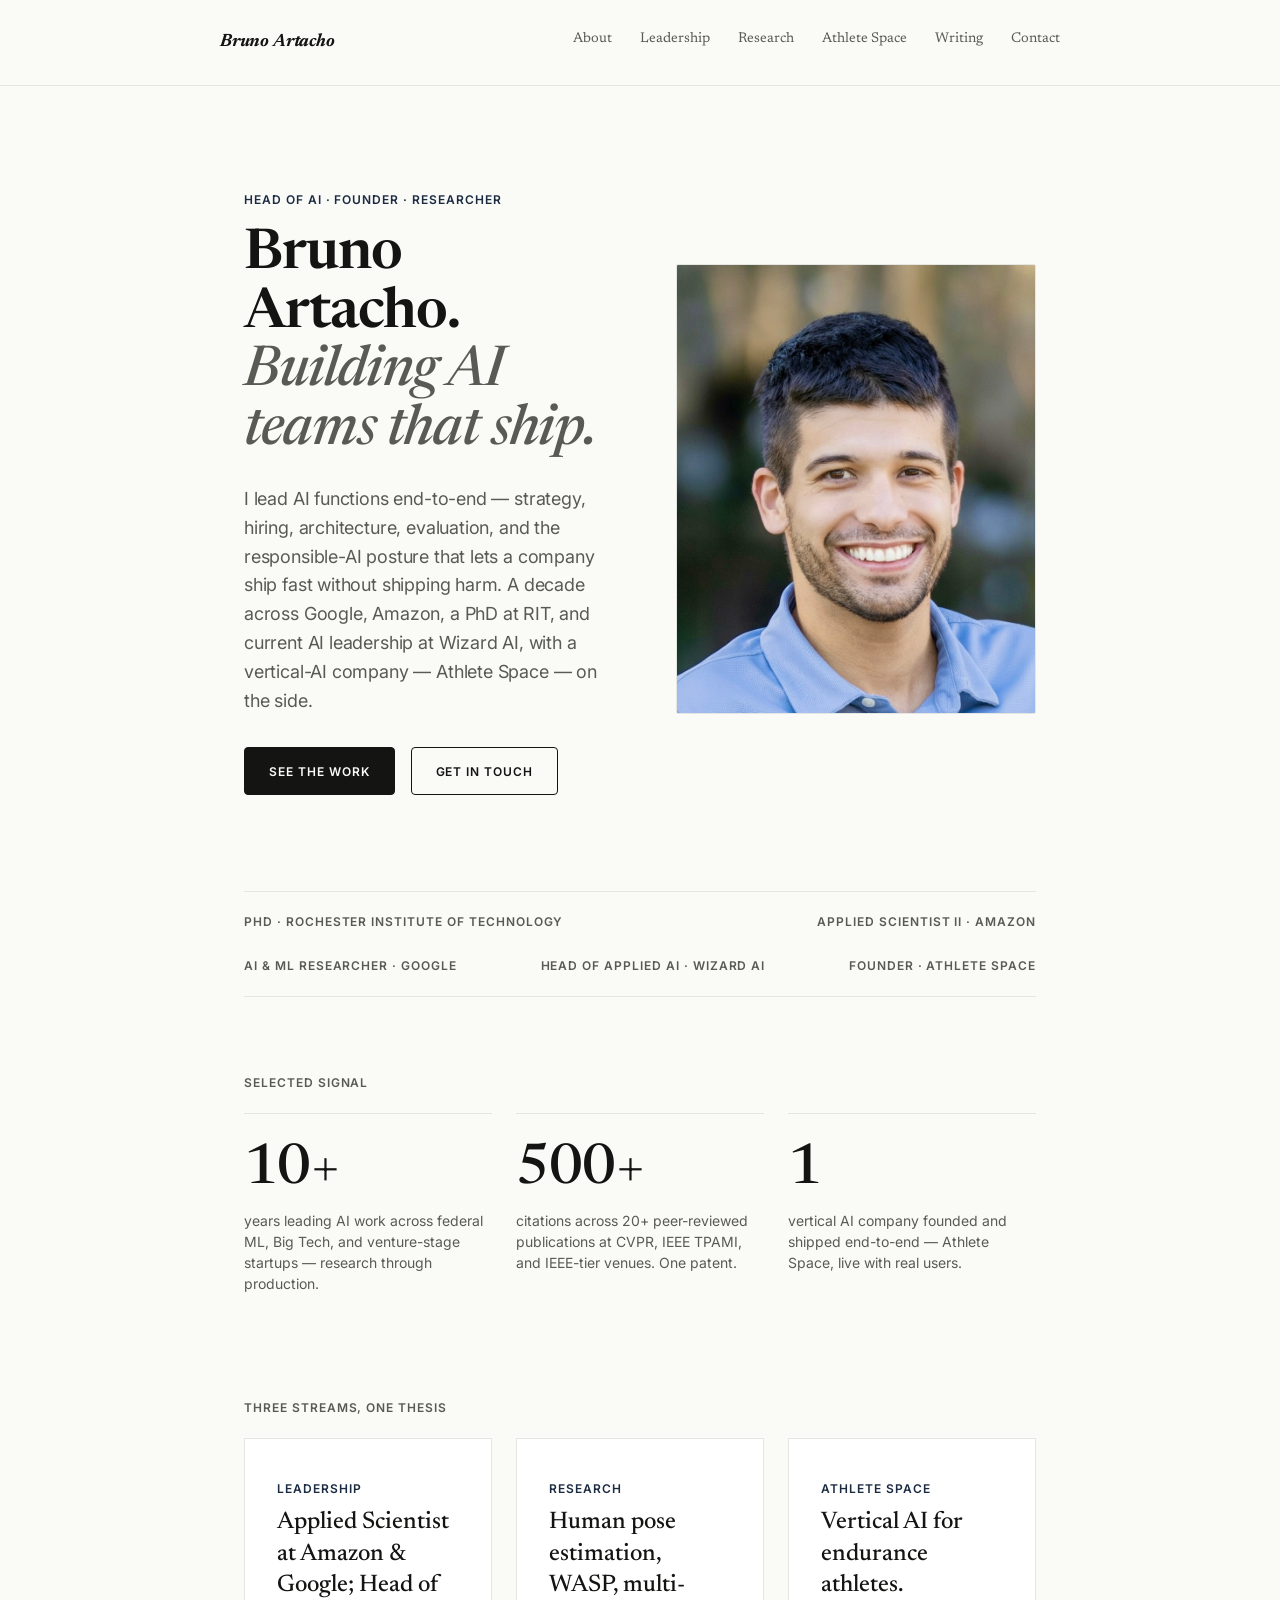
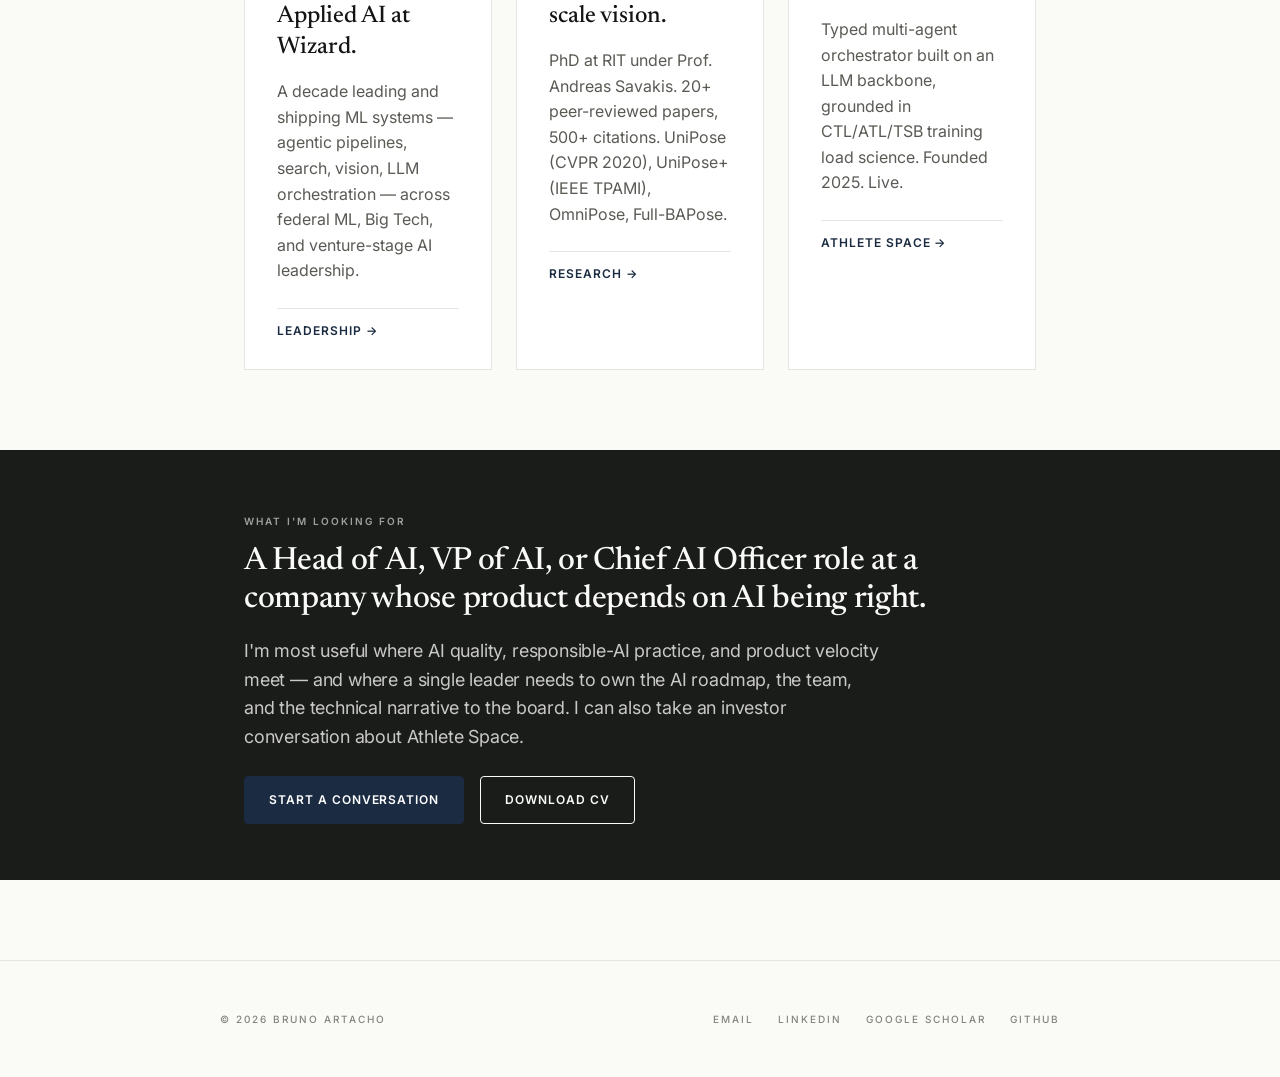
<file: index.html>
<!DOCTYPE html>
<html lang="en">
<head>
  <meta charset="UTF-8">
  <meta name="viewport" content="width=device-width, initial-scale=1">
  <title>Bruno Artacho — Head of AI · Founder · Researcher</title>
  <meta name="description" content="Bruno Artacho — AI leader and computer-vision researcher (PhD, RIT). Applied Scientist at Amazon and Google, Head of Applied AI & Principal Scientist at Wizard AI, founder of Athlete Space. I build and lead AI teams that ship agentic systems in production. Open to Head of AI, VP of AI, and Chief AI Officer roles.">
  <meta property="og:title" content="Bruno Artacho — Head of AI · Founder · Researcher">
  <meta property="og:description" content="AI leader and researcher — Amazon, Google, Wizard AI, founder of Athlete Space. I build and lead AI teams that ship agentic systems in production.">
  <meta property="og:type" content="website">
  <meta property="og:url" content="https://brunoartacho.com/">
  <link rel="canonical" href="https://brunoartacho.com/">
  <link rel="preconnect" href="https://fonts.googleapis.com">
  <link rel="preconnect" href="https://fonts.gstatic.com" crossorigin>
  <link rel="stylesheet" href="https://fonts.googleapis.com/css2?family=Inter:wght@400;500;600&family=Newsreader:ital,opsz,wght@0,6..72,400;0,6..72,500;0,6..72,600;1,6..72,500&family=Material+Symbols+Outlined:opsz,wght,FILL,GRAD@24,400,0,0&display=swap">
  <link rel="stylesheet" href="/assets/css/site.css">
  <link rel="icon" type="image/svg+xml" href="/favicon.svg">
  <link rel="alternate icon" type="image/x-icon" href="/favicon.ico">
  <link rel="apple-touch-icon" href="/apple-touch-icon.png">
</head>
<body>

  <!-- NAV -->
  <header class="nav">
    <div class="container nav-inner">
      <a class="nav-brand" href="/">Bruno Artacho</a>
      <nav class="nav-links" aria-label="Primary">
        <a href="/about.html">About</a>
        <a href="/leadership.html">Leadership</a>
        <a href="/research.html">Research</a>
        <a href="/athletespace.html">Athlete Space</a>
        <a href="/writing.html">Writing</a>
        <a href="/contact.html">Contact</a>
      </nav>
      <button class="nav-toggle" aria-label="Menu" aria-expanded="false">
        <span class="material-symbols-outlined">menu</span>
      </button>
    </div>
  </header>

  <main class="container">

    <!-- HERO -->
    <section class="home-hero">
      <div>
        <p class="label-caps home-hero__eyebrow">Head of AI · Founder · Researcher</p>
        <h1 class="headline-xl home-hero__headline">
          Bruno Artacho.
          <br>
          <em>Building AI teams that ship.</em>
        </h1>
        <p class="body-lg home-hero__sub">
          I lead AI functions end-to-end — strategy, hiring, architecture, evaluation, and the responsible-AI posture that lets a company ship fast without shipping harm. A decade across Google, Amazon, a PhD at RIT, and current AI leadership at Wizard AI, with a vertical-AI company — Athlete Space — on the side.
        </p>
        <div class="flex gap-16 mt-32 flex-wrap">
          <a class="btn btn--primary" href="/leadership.html">See the work</a>
          <a class="btn btn--ghost" href="/contact.html">Get in touch</a>
        </div>
      </div>
      <div>
        <img class="portrait" src="/assets/img/portrait.jpg" onerror="this.onerror=null;this.src='/assets/img/portrait.svg';" alt="Bruno Artacho portrait" loading="eager">
      </div>
    </section>

    <!-- CREDENTIAL STRIP -->
    <section class="credstrip label-caps">
      <span>PhD · Rochester Institute of Technology</span>
      <span>Applied Scientist II · Amazon</span>
      <span>AI &amp; ML Researcher · Google</span>
      <span>Head of Applied AI · Wizard AI</span>
      <span>Founder · Athlete Space</span>
    </section>

    <!-- METRICS -->
    <section class="section">
      <p class="label-caps muted mb-24">Selected signal</p>
      <div class="metrics">
        <div class="metric">
          <div class="metric__num">10+</div>
          <div class="metric__label">years leading AI work across federal ML, Big Tech, and venture-stage startups — research through production.</div>
        </div>
        <div class="metric">
          <div class="metric__num">500+</div>
          <div class="metric__label">citations across 20+ peer-reviewed publications at CVPR, IEEE TPAMI, and IEEE-tier venues. One patent.</div>
        </div>
        <div class="metric">
          <div class="metric__num">1</div>
          <div class="metric__label">vertical AI company founded and shipped end-to-end — Athlete Space, live with real users.</div>
        </div>
      </div>
    </section>

    <!-- PILLARS -->
    <section class="section">
      <p class="label-caps muted mb-24">Three streams, one thesis</p>
      <div class="grid-3">

        <a class="card" href="/leadership.html">
          <p class="label-caps card__eyebrow">Leadership</p>
          <h3 class="headline-md card__title">Applied Scientist at Amazon &amp; Google; Head of Applied AI at Wizard.</h3>
          <p class="card__body">A decade leading and shipping ML systems — agentic pipelines, search, vision, LLM orchestration — across federal ML, Big Tech, and venture-stage AI leadership.</p>
          <div class="card__footer">
            <span class="label-caps accent">Leadership →</span>
          </div>
        </a>

        <a class="card" href="/research.html">
          <p class="label-caps card__eyebrow">Research</p>
          <h3 class="headline-md card__title">Human pose estimation, WASP, multi-scale vision.</h3>
          <p class="card__body">PhD at RIT under Prof. Andreas Savakis. 20+ peer-reviewed papers, 500+ citations. UniPose (CVPR 2020), UniPose+ (IEEE TPAMI), OmniPose, Full-BAPose.</p>
          <div class="card__footer">
            <span class="label-caps accent">Research →</span>
          </div>
        </a>

        <a class="card" href="/athletespace.html">
          <p class="label-caps card__eyebrow">Athlete Space</p>
          <h3 class="headline-md card__title">Vertical AI for endurance athletes.</h3>
          <p class="card__body">Typed multi-agent orchestrator built on an LLM backbone, grounded in CTL/ATL/TSB training load science. Founded 2025. Live.</p>
          <div class="card__footer">
            <span class="label-caps accent">Athlete Space →</span>
          </div>
        </a>

      </div>
    </section>

  </main>

  <!-- DARK CLOSING BAND -->
  <section class="band-dark">
    <div class="container">
      <p class="label-caps-sm mb-16" style="color: rgba(250,250,247,0.6);">What I'm looking for</p>
      <h2 class="headline-lg mb-16">A Head of AI, VP of AI, or Chief AI Officer role at a company whose product depends on AI being right.</h2>
      <p class="body-lg mb-24" style="max-width: 640px;">
        I'm most useful where AI quality, responsible-AI practice, and product velocity meet — and where a single leader needs to own the AI roadmap, the team, and the technical narrative to the board. I can also take an investor conversation about Athlete Space.
      </p>
      <div class="flex gap-16 flex-wrap">
        <a class="btn btn--accent" href="/contact.html">Start a conversation</a>
        <a class="btn btn--ghost" href="/cv.pdf" style="color: var(--inverse-text); border-color: var(--inverse-text);" download>Download CV</a>
      </div>
    </div>
  </section>

  <!-- FOOTER -->
  <footer class="footer">
    <div class="container footer-inner">
      <p>© 2026 Bruno Artacho</p>
      <div class="footer-links">
        <a href="mailto:artachobruno@gmail.com">Email</a>
        <a href="https://www.linkedin.com/in/artachobruno/" rel="noopener" target="_blank">LinkedIn</a>
        <a href="https://scholar.google.com/citations?user=PGlJ40EAAAAJ" rel="noopener" target="_blank">Google Scholar</a>
        <a href="https://github.com/BrunoArtacho" rel="noopener" target="_blank">GitHub</a>
      </div>
    </div>
  </footer>

  <script src="/assets/js/nav.js" defer></script>
</body>
</html>
</file>
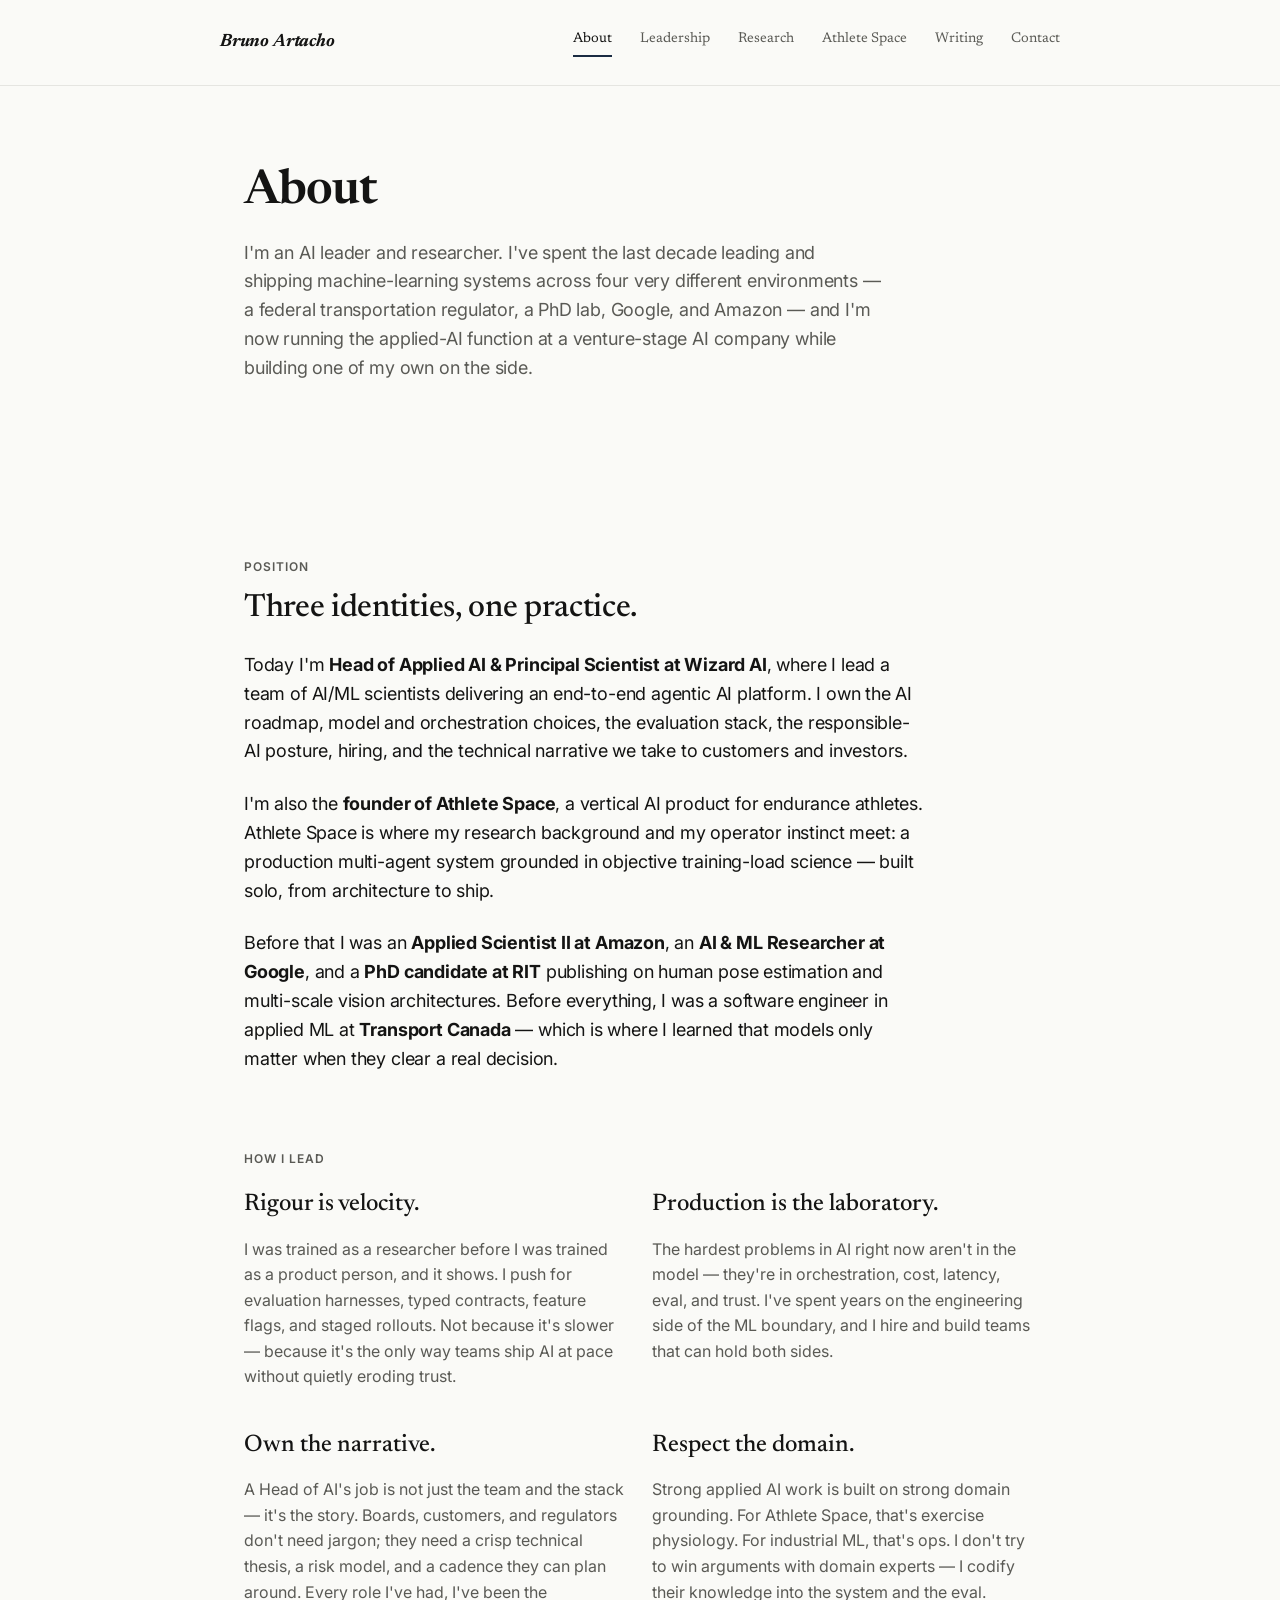
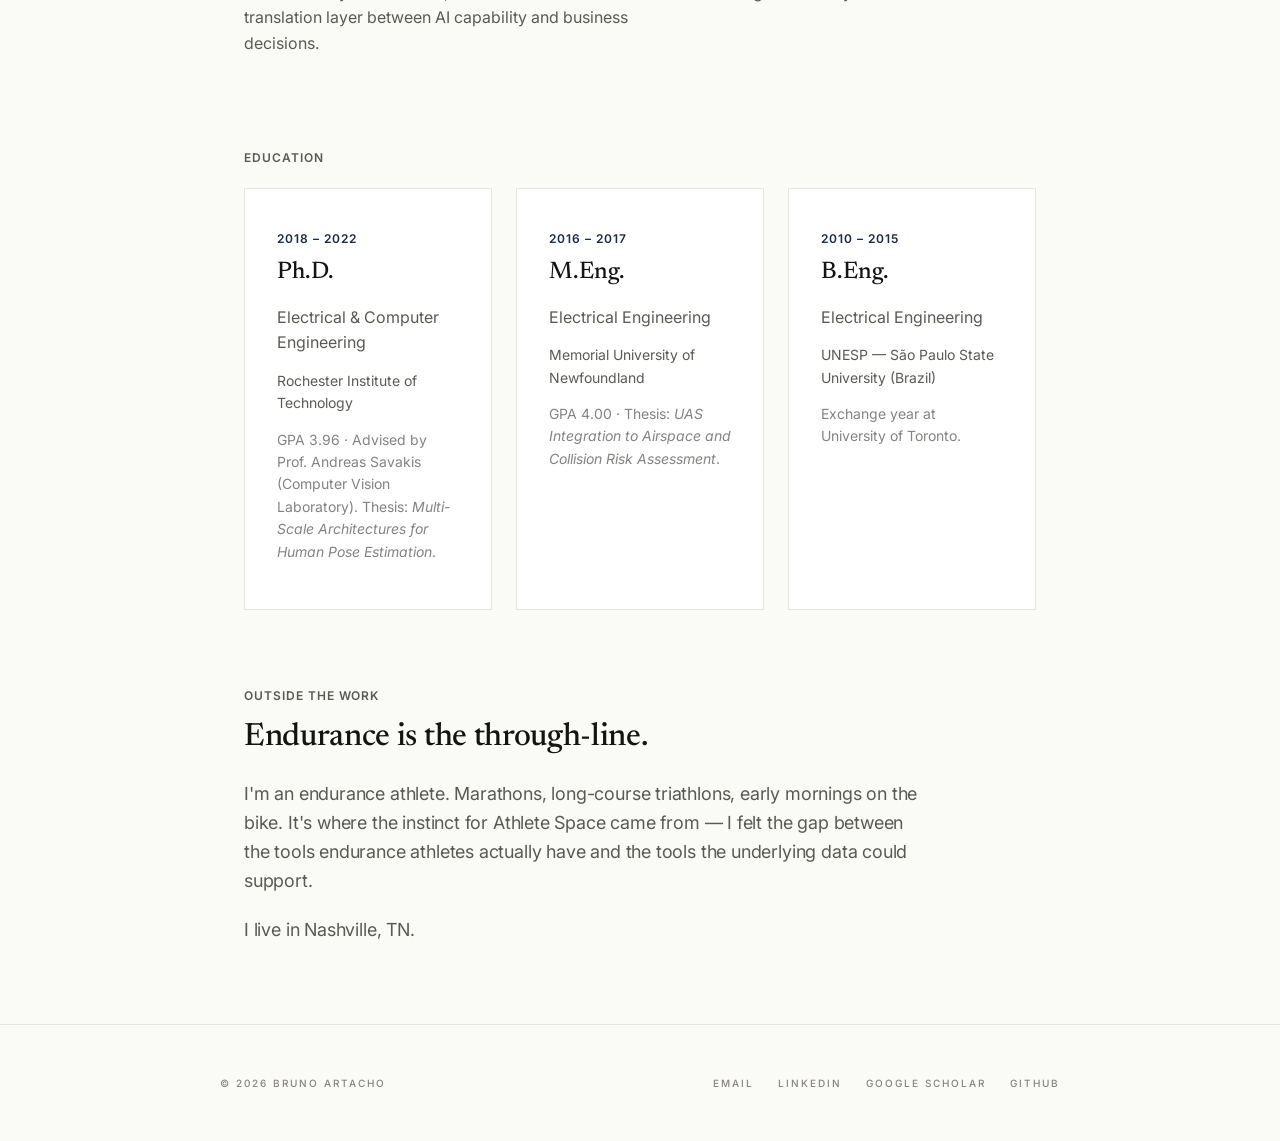
<file: about.html>
<!DOCTYPE html>
<html lang="en">
<head>
  <meta charset="UTF-8">
  <meta name="viewport" content="width=device-width, initial-scale=1">
  <title>About — Bruno Artacho</title>
  <meta name="description" content="Bruno Artacho is an AI leader, founder, and researcher. PhD in Electrical & Computer Engineering from RIT; Applied Scientist at Amazon and Google; Head of Applied AI & Principal Scientist at Wizard AI; founder of Athlete Space. Open to Head of AI, VP of AI, and Chief AI Officer roles.">
  <link rel="canonical" href="https://brunoartacho.com/about.html">
  <link rel="preconnect" href="https://fonts.googleapis.com">
  <link rel="preconnect" href="https://fonts.gstatic.com" crossorigin>
  <link rel="stylesheet" href="https://fonts.googleapis.com/css2?family=Inter:wght@400;500;600&family=Newsreader:ital,opsz,wght@0,6..72,400;0,6..72,500;0,6..72,600;1,6..72,500&family=Material+Symbols+Outlined:opsz,wght,FILL,GRAD@24,400,0,0&display=swap">
  <link rel="stylesheet" href="/assets/css/site.css">
  <link rel="icon" type="image/svg+xml" href="/favicon.svg">
  <link rel="alternate icon" type="image/x-icon" href="/favicon.ico">
  <link rel="apple-touch-icon" href="/apple-touch-icon.png">
</head>
<body>

  <!-- NAV -->
  <header class="nav">
    <div class="container nav-inner">
      <a class="nav-brand" href="/">Bruno Artacho</a>
      <nav class="nav-links" aria-label="Primary">
        <a href="/about.html" class="is-active">About</a>
        <a href="/leadership.html">Leadership</a>
        <a href="/research.html">Research</a>
        <a href="/athletespace.html">Athlete Space</a>
        <a href="/writing.html">Writing</a>
        <a href="/contact.html">Contact</a>
      </nav>
      <button class="nav-toggle" aria-label="Menu" aria-expanded="false">
        <span class="material-symbols-outlined">menu</span>
      </button>
    </div>
  </header>

  <main class="container">

    <!-- HERO -->
    <section class="hero">
      <h1 class="headline-xl mb-20">About</h1>
      <p class="body-lg lede">
        I'm an AI leader and researcher. I've spent the last decade leading and shipping machine-learning systems across four very different environments — a federal transportation regulator, a PhD lab, Google, and Amazon — and I'm now running the applied-AI function at a venture-stage AI company while building one of my own on the side.
      </p>
    </section>

    <!-- NARRATIVE -->
    <section class="section">
      <div style="max-width: 680px;">
        <p class="label-caps muted mb-16">Position</p>
        <h2 class="headline-lg mb-24">Three identities, one practice.</h2>
        <p class="body-lg mb-24">
          Today I'm <strong>Head of Applied AI &amp; Principal Scientist at Wizard AI</strong>, where I lead a team of AI/ML scientists delivering an end-to-end agentic AI platform. I own the AI roadmap, model and orchestration choices, the evaluation stack, the responsible-AI posture, hiring, and the technical narrative we take to customers and investors.
        </p>
        <p class="body-lg mb-24">
          I'm also the <strong>founder of Athlete Space</strong>, a vertical AI product for endurance athletes. Athlete Space is where my research background and my operator instinct meet: a production multi-agent system grounded in objective training-load science — built solo, from architecture to ship.
        </p>
        <p class="body-lg mb-24">
          Before that I was an <strong>Applied Scientist II at Amazon</strong>, an <strong>AI &amp; ML Researcher at Google</strong>, and a <strong>PhD candidate at RIT</strong> publishing on human pose estimation and multi-scale vision architectures. Before everything, I was a software engineer in applied ML at <strong>Transport Canada</strong> — which is where I learned that models only matter when they clear a real decision.
        </p>
      </div>
    </section>

    <!-- PHILOSOPHY -->
    <section class="section">
      <p class="label-caps muted mb-24">How I lead</p>
      <div class="grid-2">

        <div>
          <h3 class="headline-md mb-12">Rigour is velocity.</h3>
          <p class="body-md muted">
            I was trained as a researcher before I was trained as a product person, and it shows. I push for evaluation harnesses, typed contracts, feature flags, and staged rollouts. Not because it's slower — because it's the only way teams ship AI at pace without quietly eroding trust.
          </p>
        </div>

        <div>
          <h3 class="headline-md mb-12">Production is the laboratory.</h3>
          <p class="body-md muted">
            The hardest problems in AI right now aren't in the model — they're in orchestration, cost, latency, eval, and trust. I've spent years on the engineering side of the ML boundary, and I hire and build teams that can hold both sides.
          </p>
        </div>

        <div>
          <h3 class="headline-md mb-12">Own the narrative.</h3>
          <p class="body-md muted">
            A Head of AI's job is not just the team and the stack — it's the story. Boards, customers, and regulators don't need jargon; they need a crisp technical thesis, a risk model, and a cadence they can plan around. Every role I've had, I've been the translation layer between AI capability and business decisions.
          </p>
        </div>

        <div>
          <h3 class="headline-md mb-12">Respect the domain.</h3>
          <p class="body-md muted">
            Strong applied AI work is built on strong domain grounding. For Athlete Space, that's exercise physiology. For industrial ML, that's ops. I don't try to win arguments with domain experts — I codify their knowledge into the system and the eval.
          </p>
        </div>

      </div>
    </section>

    <!-- EDUCATION -->
    <section class="section">
      <p class="label-caps muted mb-24">Education</p>
      <div class="grid-3">

        <div class="card">
          <p class="label-caps card__eyebrow">2018 – 2022</p>
          <h3 class="headline-md card__title">Ph.D.</h3>
          <p class="body-md muted mb-8">Electrical &amp; Computer Engineering</p>
          <p class="body-sm muted">Rochester Institute of Technology</p>
          <p class="body-sm faint mt-12">GPA 3.96 · Advised by Prof. Andreas Savakis (Computer Vision Laboratory). Thesis: <em>Multi-Scale Architectures for Human Pose Estimation</em>.</p>
        </div>

        <div class="card">
          <p class="label-caps card__eyebrow">2016 – 2017</p>
          <h3 class="headline-md card__title">M.Eng.</h3>
          <p class="body-md muted mb-8">Electrical Engineering</p>
          <p class="body-sm muted">Memorial University of Newfoundland</p>
          <p class="body-sm faint mt-12">GPA 4.00 · Thesis: <em>UAS Integration to Airspace and Collision Risk Assessment</em>.</p>
        </div>

        <div class="card">
          <p class="label-caps card__eyebrow">2010 – 2015</p>
          <h3 class="headline-md card__title">B.Eng.</h3>
          <p class="body-md muted mb-8">Electrical Engineering</p>
          <p class="body-sm muted">UNESP — São Paulo State University (Brazil)</p>
          <p class="body-sm faint mt-12">Exchange year at University of Toronto.</p>
        </div>

      </div>
    </section>

    <!-- OUTSIDE WORK -->
    <section class="section">
      <div style="max-width: 680px;">
        <p class="label-caps muted mb-16">Outside the work</p>
        <h2 class="headline-lg mb-24">Endurance is the through-line.</h2>
        <p class="body-lg muted mb-20">
          I'm an endurance athlete. Marathons, long-course triathlons, early mornings on the bike. It's where the instinct for Athlete Space came from — I felt the gap between the tools endurance athletes actually have and the tools the underlying data could support.
        </p>
        <p class="body-lg muted">
          I live in Nashville, TN.
        </p>
      </div>
    </section>

  </main>

  <!-- FOOTER -->
  <footer class="footer">
    <div class="container footer-inner">
      <p>© 2026 Bruno Artacho</p>
      <div class="footer-links">
        <a href="mailto:artachobruno@gmail.com">Email</a>
        <a href="https://www.linkedin.com/in/artachobruno/" rel="noopener" target="_blank">LinkedIn</a>
        <a href="https://scholar.google.com/citations?user=PGlJ40EAAAAJ" rel="noopener" target="_blank">Google Scholar</a>
        <a href="https://github.com/BrunoArtacho" rel="noopener" target="_blank">GitHub</a>
      </div>
    </div>
  </footer>

  <script src="/assets/js/nav.js" defer></script>
</body>
</html>
</file>
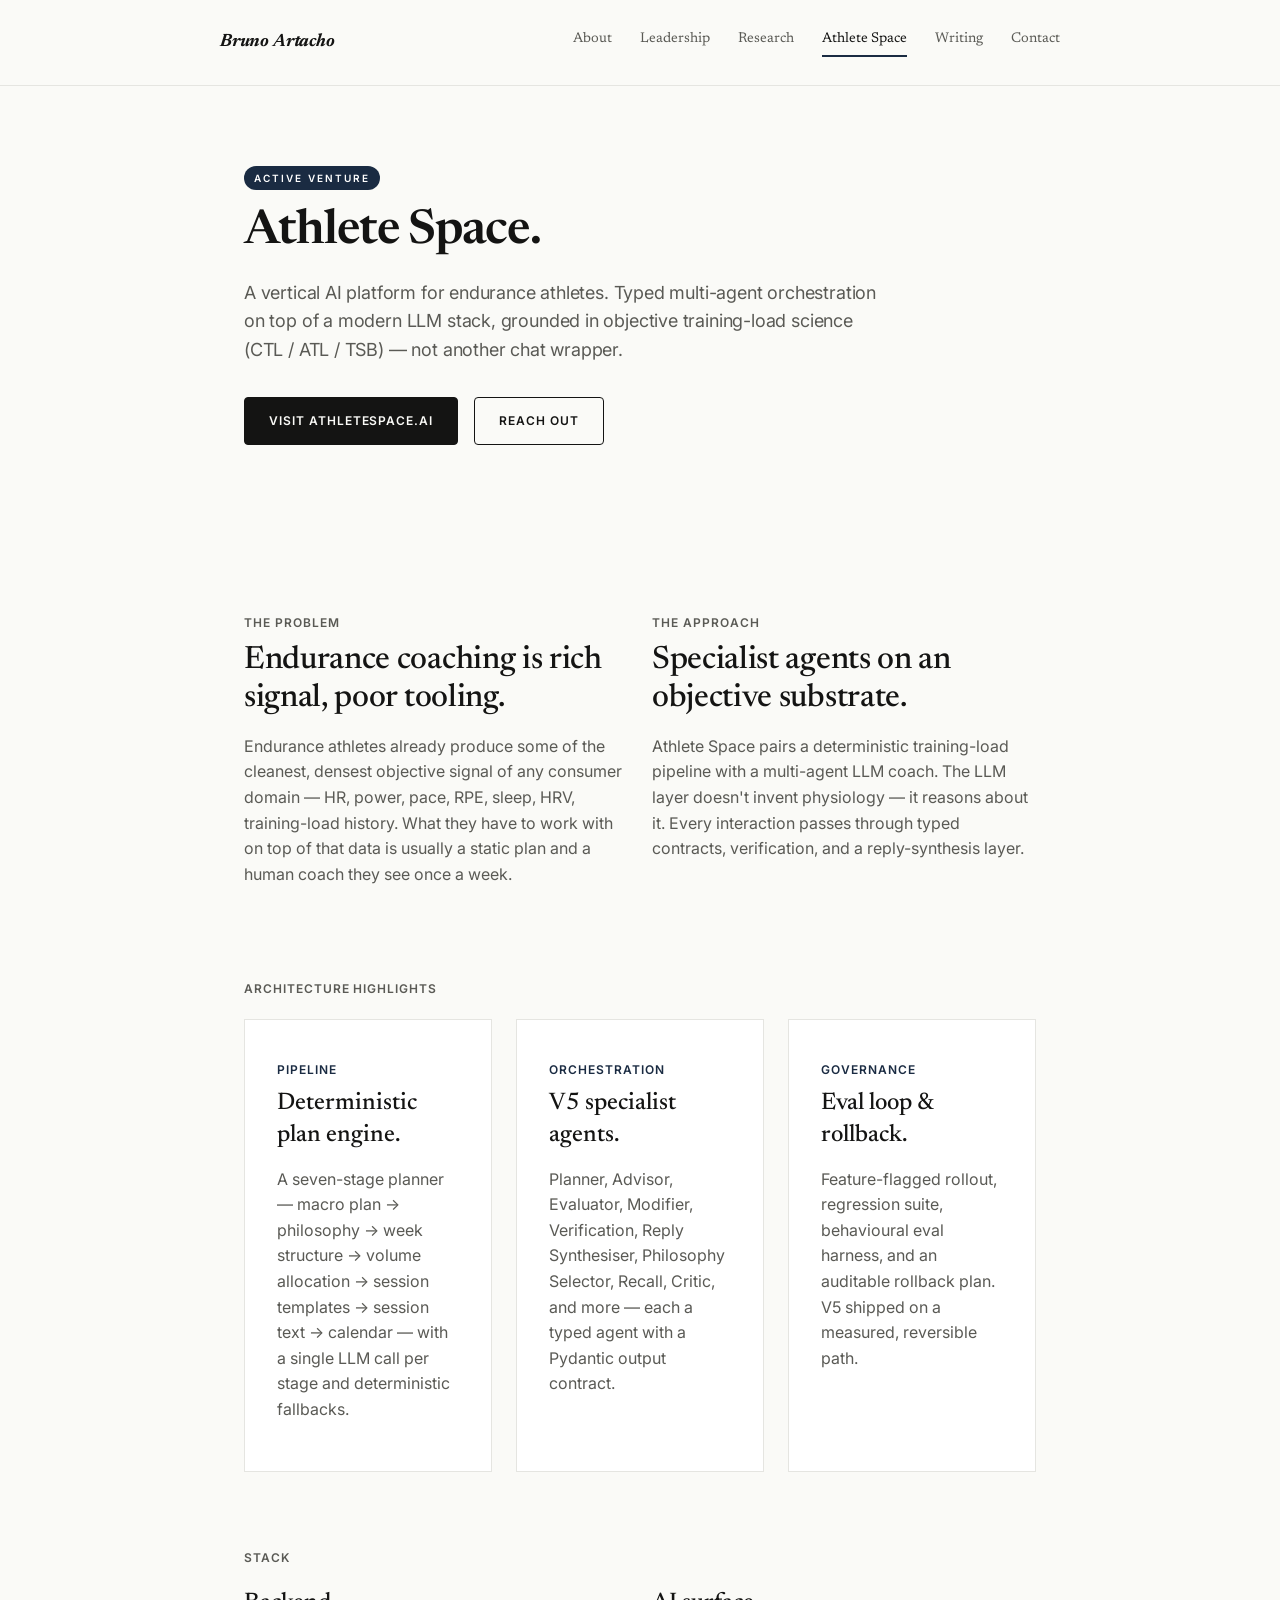
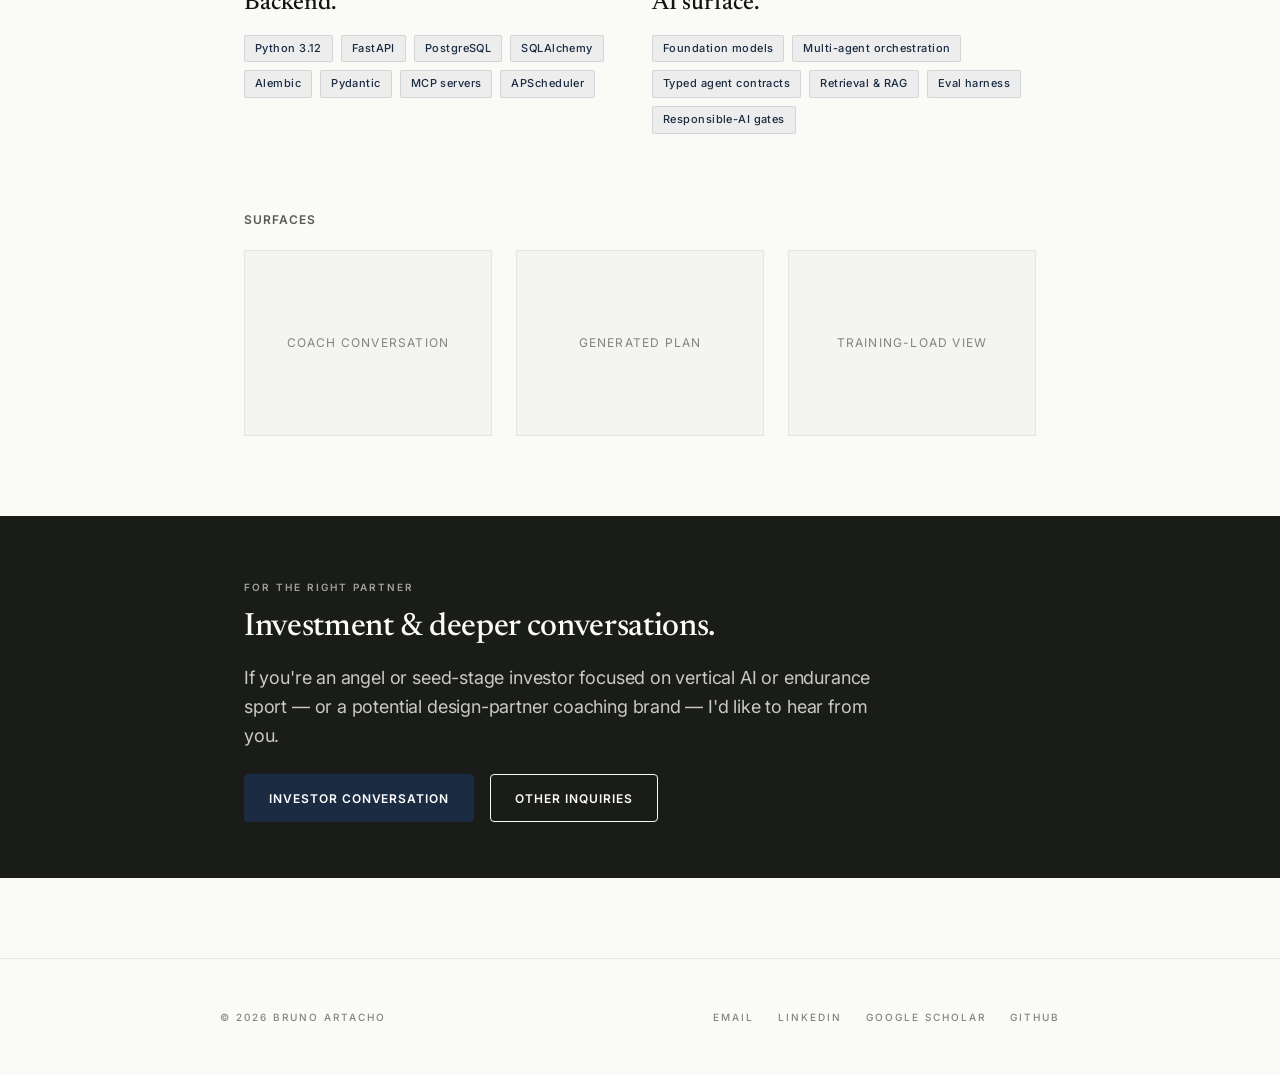
<file: athletespace.html>
<!DOCTYPE html>
<html lang="en">
<head>
  <meta charset="UTF-8">
  <meta name="viewport" content="width=device-width, initial-scale=1">
  <title>Athlete Space — Bruno Artacho</title>
  <meta name="description" content="Athlete Space — a vertical AI product for endurance athletes. Typed multi-agent orchestration on an LLM backbone, grounded in CTL/ATL/TSB training-load science. Founded 2025 by Bruno Artacho.">
  <link rel="canonical" href="https://brunoartacho.com/athletespace.html">
  <link rel="preconnect" href="https://fonts.googleapis.com">
  <link rel="preconnect" href="https://fonts.gstatic.com" crossorigin>
  <link rel="stylesheet" href="https://fonts.googleapis.com/css2?family=Inter:wght@400;500;600&family=Newsreader:ital,opsz,wght@0,6..72,400;0,6..72,500;0,6..72,600;1,6..72,500&family=Material+Symbols+Outlined:opsz,wght,FILL,GRAD@24,400,0,0&display=swap">
  <link rel="stylesheet" href="/assets/css/site.css">
  <link rel="icon" type="image/svg+xml" href="/favicon.svg">
  <link rel="alternate icon" type="image/x-icon" href="/favicon.ico">
  <link rel="apple-touch-icon" href="/apple-touch-icon.png">
</head>
<body>

  <header class="nav">
    <div class="container nav-inner">
      <a class="nav-brand" href="/">Bruno Artacho</a>
      <nav class="nav-links" aria-label="Primary">
        <a href="/about.html">About</a>
        <a href="/leadership.html">Leadership</a>
        <a href="/research.html">Research</a>
        <a href="/athletespace.html" class="is-active">Athlete Space</a>
        <a href="/writing.html">Writing</a>
        <a href="/contact.html">Contact</a>
      </nav>
      <button class="nav-toggle" aria-label="Menu" aria-expanded="false">
        <span class="material-symbols-outlined">menu</span>
      </button>
    </div>
  </header>

  <main class="container">

    <!-- HERO -->
    <section class="hero">
      <div class="flex gap-12 items-center mb-16">
        <span class="chip-active">Active Venture</span>
      </div>
      <h1 class="headline-xl mb-20">Athlete Space.</h1>
      <p class="body-lg lede">
        A vertical AI platform for endurance athletes. Typed multi-agent orchestration on top of a modern LLM stack, grounded in objective training-load science (CTL / ATL / TSB) — not another chat wrapper.
      </p>
      <div class="flex gap-16 mt-32 flex-wrap">
        <a class="btn btn--primary" href="https://athletespace.ai" rel="noopener" target="_blank">Visit athletespace.ai</a>
        <a class="btn btn--ghost" href="/contact.html">Reach out</a>
      </div>
    </section>

    <!-- PROBLEM / APPROACH -->
    <section class="section">
      <div class="grid-2">
        <div>
          <p class="label-caps muted mb-12">The problem</p>
          <h2 class="headline-lg mb-16">Endurance coaching is rich signal, poor tooling.</h2>
          <p class="body-md muted">
            Endurance athletes already produce some of the cleanest, densest objective signal of any consumer domain — HR, power, pace, RPE, sleep, HRV, training-load history. What they have to work with on top of that data is usually a static plan and a human coach they see once a week.
          </p>
        </div>
        <div>
          <p class="label-caps muted mb-12">The approach</p>
          <h2 class="headline-lg mb-16">Specialist agents on an objective substrate.</h2>
          <p class="body-md muted">
            Athlete Space pairs a deterministic training-load pipeline with a multi-agent LLM coach. The LLM layer doesn't invent physiology — it reasons about it. Every interaction passes through typed contracts, verification, and a reply-synthesis layer.
          </p>
        </div>
      </div>
    </section>

    <!-- ARCHITECTURE HIGHLIGHTS -->
    <section class="section">
      <p class="label-caps muted mb-24">Architecture highlights</p>
      <div class="grid-3">

        <div class="card">
          <p class="label-caps card__eyebrow">Pipeline</p>
          <h3 class="headline-md card__title">Deterministic plan engine.</h3>
          <p class="card__body">A seven-stage planner — macro plan → philosophy → week structure → volume allocation → session templates → session text → calendar — with a single LLM call per stage and deterministic fallbacks.</p>
        </div>

        <div class="card">
          <p class="label-caps card__eyebrow">Orchestration</p>
          <h3 class="headline-md card__title">V5 specialist agents.</h3>
          <p class="card__body">Planner, Advisor, Evaluator, Modifier, Verification, Reply Synthesiser, Philosophy Selector, Recall, Critic, and more — each a typed agent with a Pydantic output contract.</p>
        </div>

        <div class="card">
          <p class="label-caps card__eyebrow">Governance</p>
          <h3 class="headline-md card__title">Eval loop &amp; rollback.</h3>
          <p class="card__body">Feature-flagged rollout, regression suite, behavioural eval harness, and an auditable rollback plan. V5 shipped on a measured, reversible path.</p>
        </div>

      </div>
    </section>

    <!-- STACK -->
    <section class="section">
      <p class="label-caps muted mb-24">Stack</p>
      <div class="grid-2">
        <div>
          <h3 class="headline-md mb-16">Backend.</h3>
          <div class="flex flex-wrap gap-8">
            <span class="tag">Python 3.12</span>
            <span class="tag">FastAPI</span>
            <span class="tag">PostgreSQL</span>
            <span class="tag">SQLAlchemy</span>
            <span class="tag">Alembic</span>
            <span class="tag">Pydantic</span>
            <span class="tag">MCP servers</span>
            <span class="tag">APScheduler</span>
          </div>
        </div>
        <div>
          <h3 class="headline-md mb-16">AI surface.</h3>
          <div class="flex flex-wrap gap-8">
            <span class="tag">Foundation models</span>
            <span class="tag">Multi-agent orchestration</span>
            <span class="tag">Typed agent contracts</span>
            <span class="tag">Retrieval &amp; RAG</span>
            <span class="tag">Eval harness</span>
            <span class="tag">Responsible-AI gates</span>
          </div>
        </div>
      </div>
    </section>

    <!-- PRODUCT PREVIEWS -->
    <section class="section">
      <p class="label-caps muted mb-24">Surfaces</p>
      <div class="grid-3">
        <div class="product-preview">Coach conversation</div>
        <div class="product-preview">Generated plan</div>
        <div class="product-preview">Training-load view</div>
      </div>
    </section>

  </main>

  <!-- DARK CTA -->
  <section class="band-dark">
    <div class="container">
      <p class="label-caps-sm mb-16" style="color: rgba(250,250,247,0.6);">For the right partner</p>
      <h2 class="headline-lg mb-16">Investment &amp; deeper conversations.</h2>
      <p class="body-lg mb-24" style="max-width: 640px;">
        If you're an angel or seed-stage investor focused on vertical AI or endurance sport — or a potential design-partner coaching brand — I'd like to hear from you.
      </p>
      <div class="flex gap-16 flex-wrap">
        <a class="btn btn--accent" href="mailto:artachobruno@gmail.com?subject=Athlete%20Space%20%E2%80%94%20investor%20conversation">Investor conversation</a>
        <a class="btn btn--ghost" href="/contact.html" style="color: var(--inverse-text); border-color: var(--inverse-text);">Other inquiries</a>
      </div>
    </div>
  </section>

  <footer class="footer">
    <div class="container footer-inner">
      <p>© 2026 Bruno Artacho</p>
      <div class="footer-links">
        <a href="mailto:artachobruno@gmail.com">Email</a>
        <a href="https://www.linkedin.com/in/artachobruno/" rel="noopener" target="_blank">LinkedIn</a>
        <a href="https://scholar.google.com/citations?user=PGlJ40EAAAAJ" rel="noopener" target="_blank">Google Scholar</a>
        <a href="https://github.com/BrunoArtacho" rel="noopener" target="_blank">GitHub</a>
      </div>
    </div>
  </footer>

  <script src="/assets/js/nav.js" defer></script>
</body>
</html>
</file>
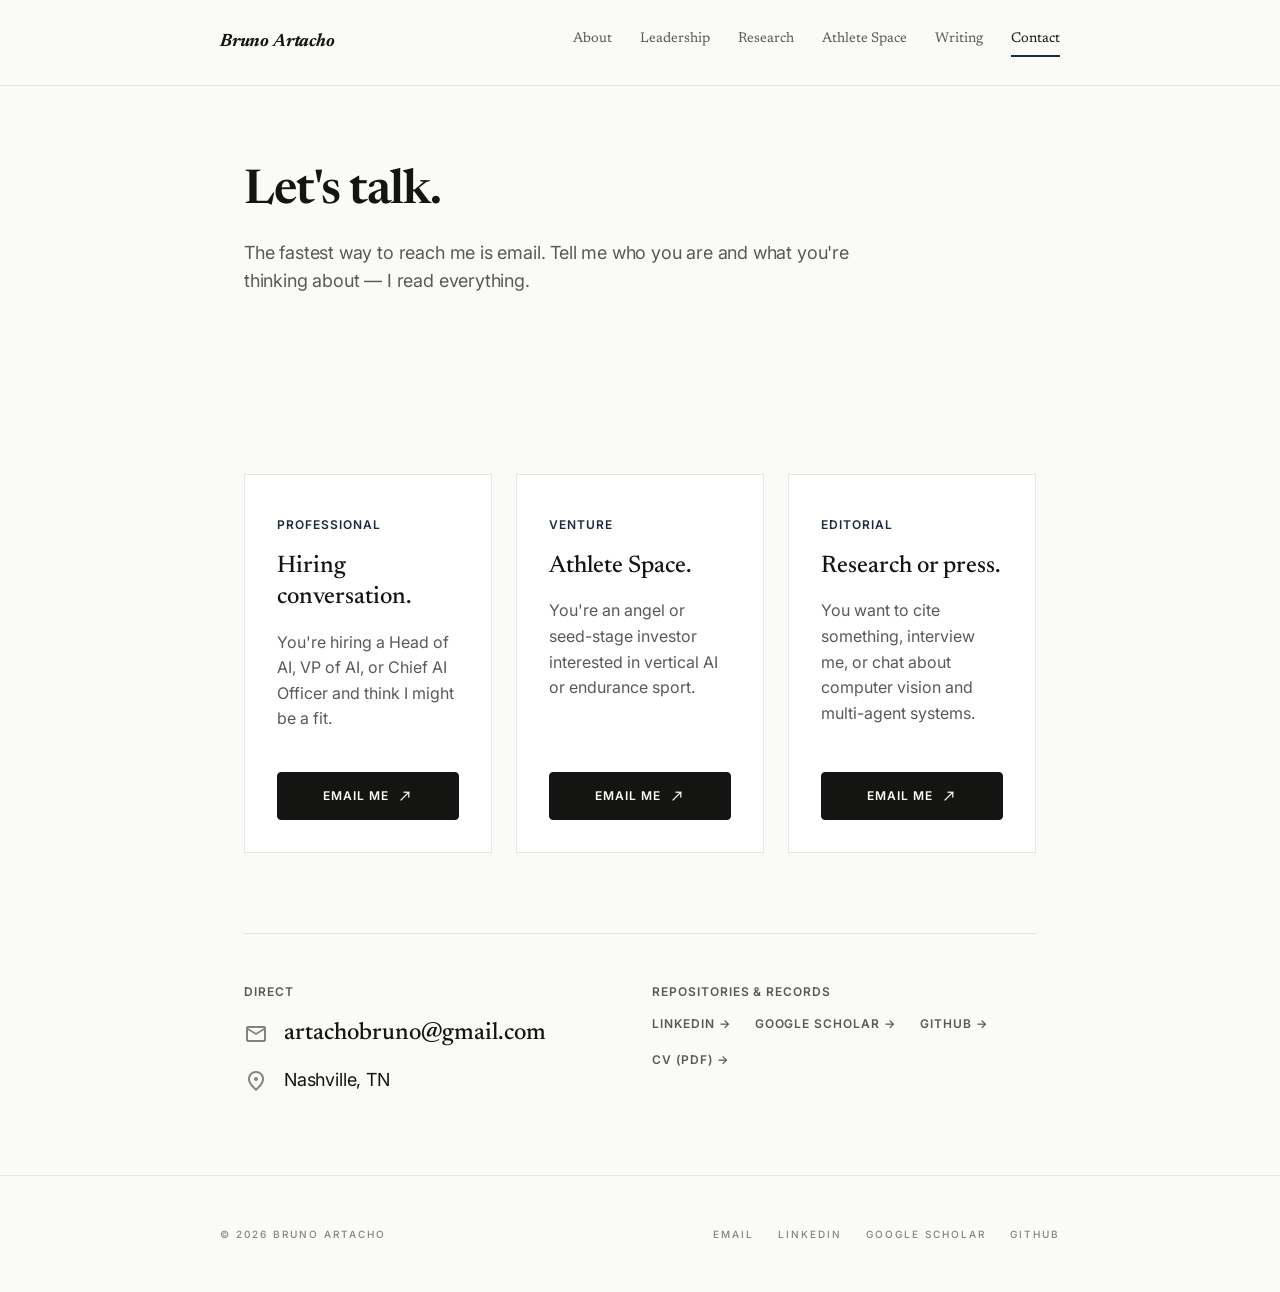
<file: contact.html>
<!DOCTYPE html>
<html lang="en">
<head>
  <meta charset="UTF-8">
  <meta name="viewport" content="width=device-width, initial-scale=1">
  <title>Contact — Bruno Artacho</title>
  <meta name="description" content="Get in touch with Bruno Artacho — for Head of AI / VP of AI / Chief AI Officer conversations, Athlete Space investor discussions, or research and press.">
  <link rel="canonical" href="https://brunoartacho.com/contact.html">
  <link rel="preconnect" href="https://fonts.googleapis.com">
  <link rel="preconnect" href="https://fonts.gstatic.com" crossorigin>
  <link rel="stylesheet" href="https://fonts.googleapis.com/css2?family=Inter:wght@400;500;600&family=Newsreader:ital,opsz,wght@0,6..72,400;0,6..72,500;0,6..72,600;1,6..72,500&family=Material+Symbols+Outlined:opsz,wght,FILL,GRAD@24,400,0,0&display=swap">
  <link rel="stylesheet" href="/assets/css/site.css">
  <link rel="icon" type="image/svg+xml" href="/favicon.svg">
  <link rel="alternate icon" type="image/x-icon" href="/favicon.ico">
  <link rel="apple-touch-icon" href="/apple-touch-icon.png">
</head>
<body>

  <header class="nav">
    <div class="container nav-inner">
      <a class="nav-brand" href="/">Bruno Artacho</a>
      <nav class="nav-links" aria-label="Primary">
        <a href="/about.html">About</a>
        <a href="/leadership.html">Leadership</a>
        <a href="/research.html">Research</a>
        <a href="/athletespace.html">Athlete Space</a>
        <a href="/writing.html">Writing</a>
        <a href="/contact.html" class="is-active">Contact</a>
      </nav>
      <button class="nav-toggle" aria-label="Menu" aria-expanded="false">
        <span class="material-symbols-outlined">menu</span>
      </button>
    </div>
  </header>

  <main class="container">

    <!-- HERO -->
    <section class="hero">
      <h1 class="headline-xl mb-20">Let's talk.</h1>
      <p class="body-lg lede">
        The fastest way to reach me is email. Tell me who you are and what you're thinking about — I read everything.
      </p>
    </section>

    <!-- INTENT CARDS -->
    <section class="section">
      <div class="grid-3">

        <div class="intent-card">
          <div>
            <p class="label-caps intent-card__eyebrow">Professional</p>
            <h2 class="headline-md mb-16">Hiring conversation.</h2>
            <p class="body-md muted">You're hiring a Head of AI, VP of AI, or Chief AI Officer and think I might be a fit.</p>
          </div>
          <a class="btn btn--primary mt-24" href="mailto:artachobruno@gmail.com?subject=Head%20of%20AI%20role%20%E2%80%94%20%5Bcompany%5D">
            Email me
            <span class="material-symbols-outlined" style="font-size: 16px;">north_east</span>
          </a>
        </div>

        <div class="intent-card">
          <div>
            <p class="label-caps intent-card__eyebrow">Venture</p>
            <h2 class="headline-md mb-16">Athlete Space.</h2>
            <p class="body-md muted">You're an angel or seed-stage investor interested in vertical AI or endurance sport.</p>
          </div>
          <a class="btn btn--primary mt-24" href="mailto:artachobruno@gmail.com?subject=Athlete%20Space%20investment">
            Email me
            <span class="material-symbols-outlined" style="font-size: 16px;">north_east</span>
          </a>
        </div>

        <div class="intent-card">
          <div>
            <p class="label-caps intent-card__eyebrow">Editorial</p>
            <h2 class="headline-md mb-16">Research or press.</h2>
            <p class="body-md muted">You want to cite something, interview me, or chat about computer vision and multi-agent systems.</p>
          </div>
          <a class="btn btn--primary mt-24" href="mailto:artachobruno@gmail.com?subject=Research%20%E2%80%94%20%5Btopic%5D">
            Email me
            <span class="material-symbols-outlined" style="font-size: 16px;">north_east</span>
          </a>
        </div>

      </div>
    </section>

    <!-- DIRECT CONTACT -->
    <section class="section">
      <div class="rule-top">
        <div class="grid-2">
          <div>
            <p class="label-caps muted mb-20">Direct</p>
            <div class="flex items-center gap-16 mb-16">
              <span class="material-symbols-outlined faint">mail</span>
              <a class="headline-md" href="mailto:artachobruno@gmail.com" style="border-bottom: 1px solid transparent;">artachobruno@gmail.com</a>
            </div>
            <div class="flex items-center gap-16">
              <span class="material-symbols-outlined faint">location_on</span>
              <span class="body-lg">Nashville, TN</span>
            </div>
          </div>

          <div>
            <p class="label-caps muted mb-20">Repositories &amp; records</p>
            <div class="flex flex-wrap gap-24">
              <a class="label-caps muted" href="https://www.linkedin.com/in/artachobruno/" rel="noopener" target="_blank">LinkedIn →</a>
              <a class="label-caps muted" href="https://scholar.google.com/citations?user=PGlJ40EAAAAJ" rel="noopener" target="_blank">Google Scholar →</a>
              <a class="label-caps muted" href="https://github.com/BrunoArtacho" rel="noopener" target="_blank">GitHub →</a>
              <a class="label-caps muted" href="/cv.pdf" download>CV (PDF) →</a>
            </div>
          </div>
        </div>
      </div>
    </section>

  </main>

  <footer class="footer">
    <div class="container footer-inner">
      <p>© 2026 Bruno Artacho</p>
      <div class="footer-links">
        <a href="mailto:artachobruno@gmail.com">Email</a>
        <a href="https://www.linkedin.com/in/artachobruno/" rel="noopener" target="_blank">LinkedIn</a>
        <a href="https://scholar.google.com/citations?user=PGlJ40EAAAAJ" rel="noopener" target="_blank">Google Scholar</a>
        <a href="https://github.com/BrunoArtacho" rel="noopener" target="_blank">GitHub</a>
      </div>
    </div>
  </footer>

  <script src="/assets/js/nav.js" defer></script>
</body>
</html>
</file>
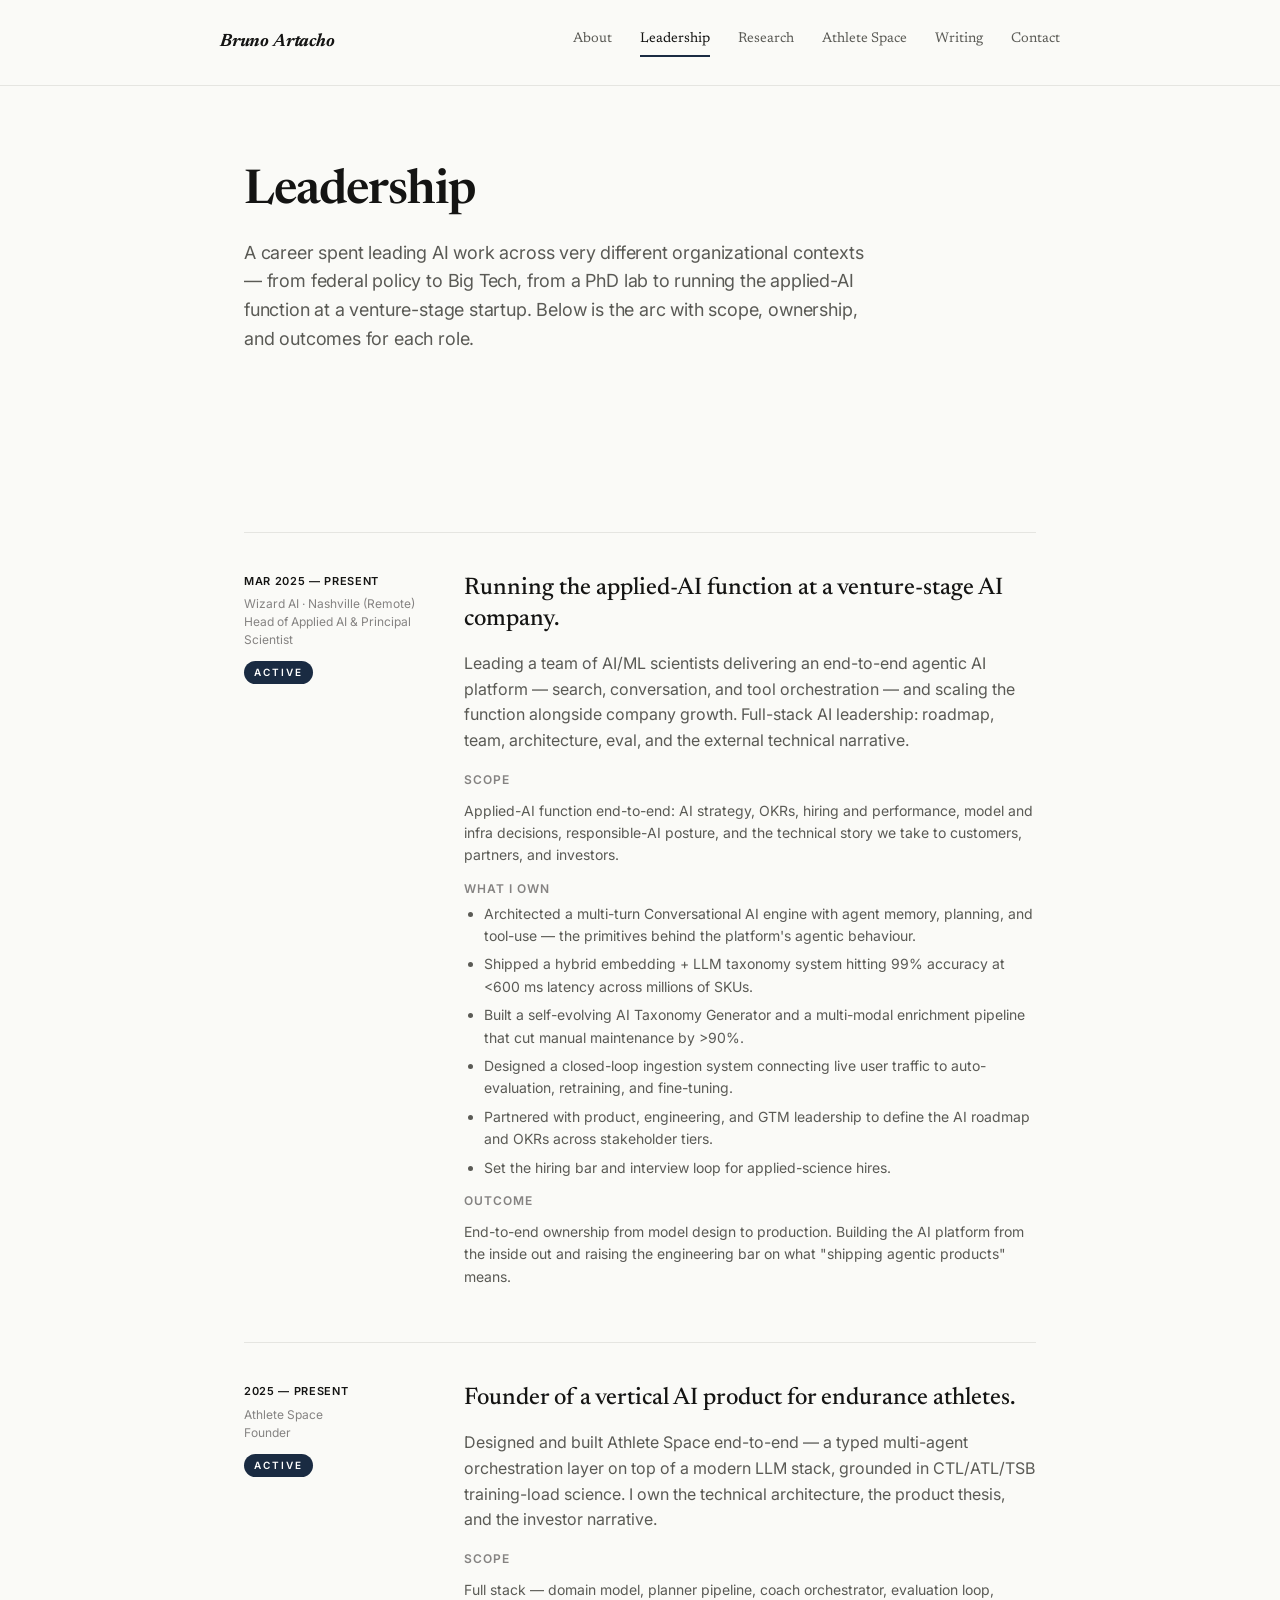
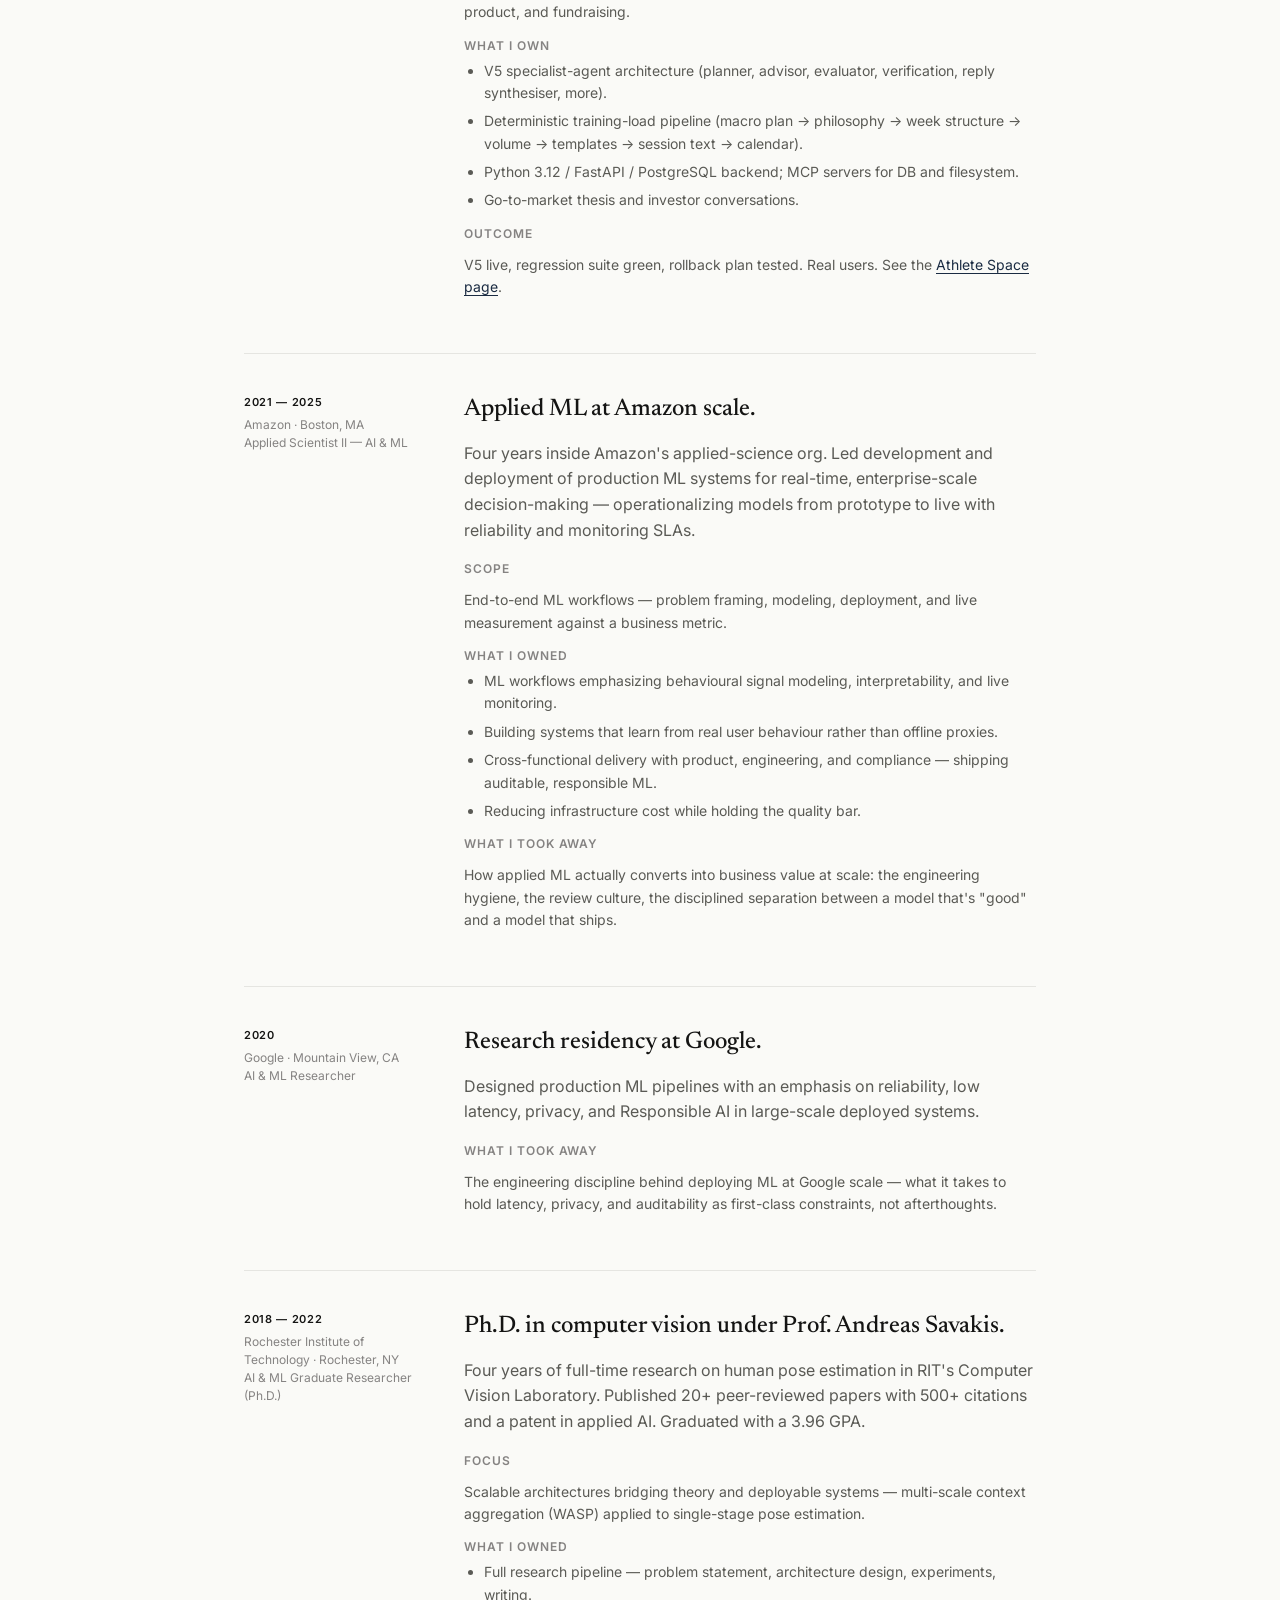
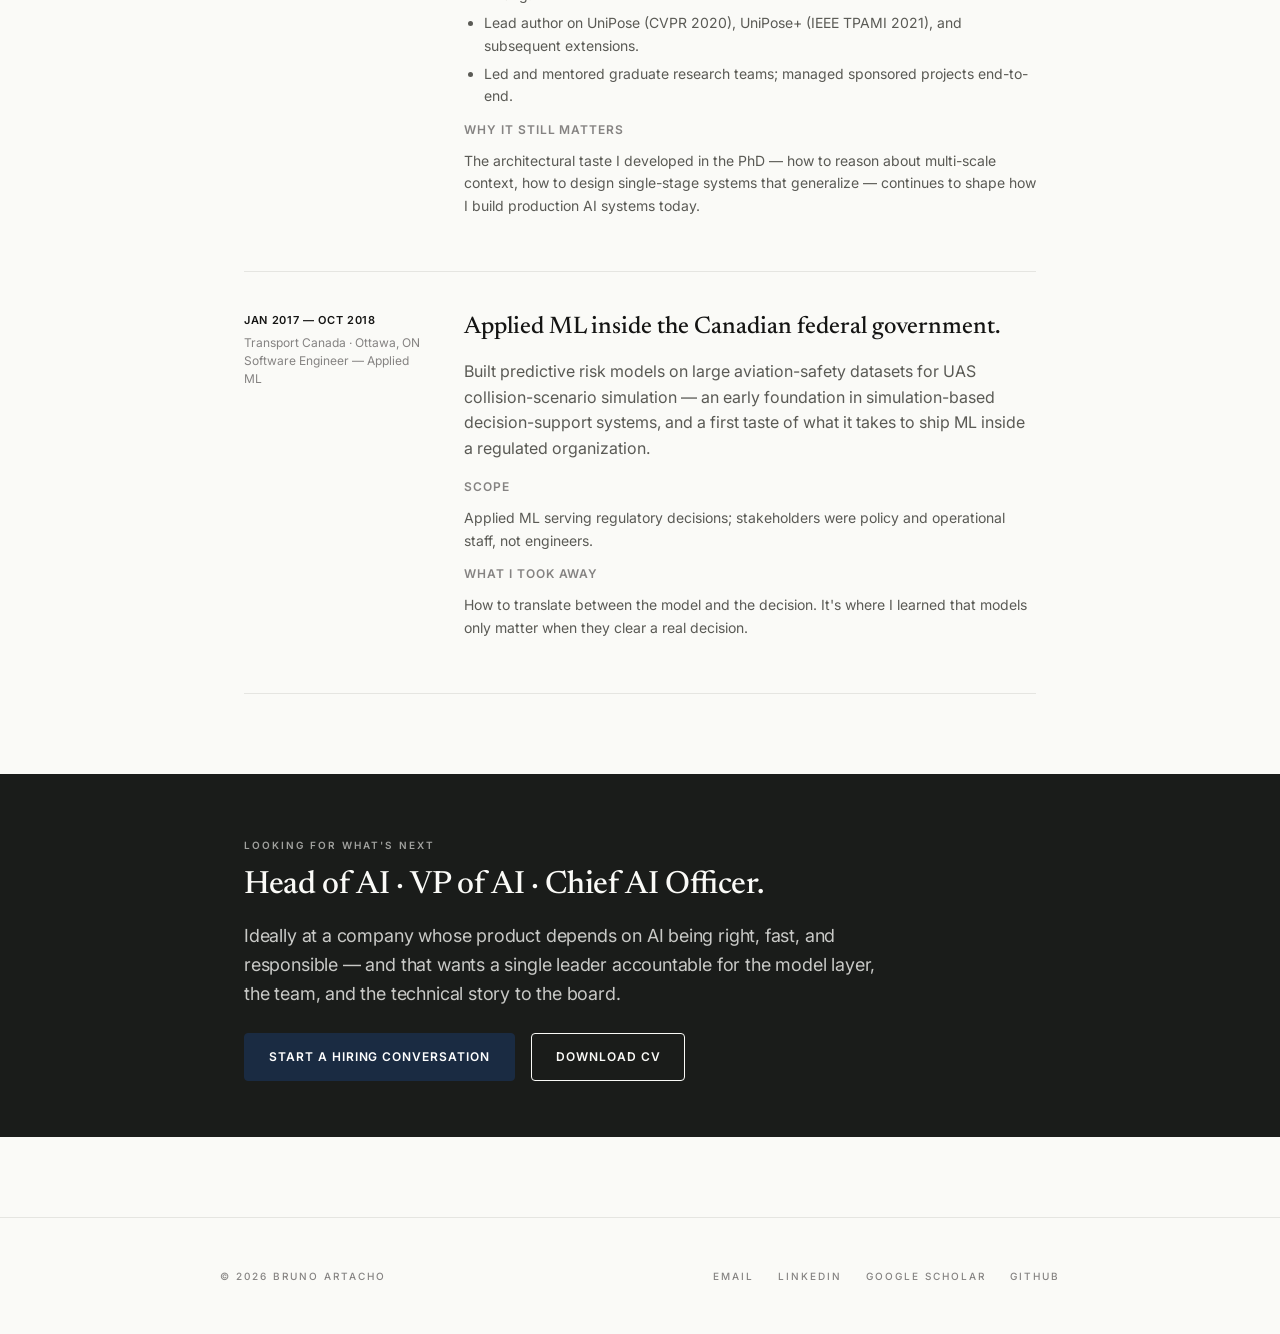
<file: leadership.html>
<!DOCTYPE html>
<html lang="en">
<head>
  <meta charset="UTF-8">
  <meta name="viewport" content="width=device-width, initial-scale=1">
  <title>Leadership — Bruno Artacho</title>
  <meta name="description" content="Bruno Artacho's AI leadership track record — Wizard AI, Amazon, Google, RIT, Transport Canada. Scope, ownership, and outcomes for each role. Open to Head of AI, VP of AI, and Chief AI Officer opportunities.">
  <link rel="canonical" href="https://brunoartacho.com/leadership.html">
  <link rel="preconnect" href="https://fonts.googleapis.com">
  <link rel="preconnect" href="https://fonts.gstatic.com" crossorigin>
  <link rel="stylesheet" href="https://fonts.googleapis.com/css2?family=Inter:wght@400;500;600&family=Newsreader:ital,opsz,wght@0,6..72,400;0,6..72,500;0,6..72,600;1,6..72,500&family=Material+Symbols+Outlined:opsz,wght,FILL,GRAD@24,400,0,0&display=swap">
  <link rel="stylesheet" href="/assets/css/site.css">
  <link rel="icon" type="image/svg+xml" href="/favicon.svg">
  <link rel="alternate icon" type="image/x-icon" href="/favicon.ico">
  <link rel="apple-touch-icon" href="/apple-touch-icon.png">
</head>
<body>

  <header class="nav">
    <div class="container nav-inner">
      <a class="nav-brand" href="/">Bruno Artacho</a>
      <nav class="nav-links" aria-label="Primary">
        <a href="/about.html">About</a>
        <a href="/leadership.html" class="is-active">Leadership</a>
        <a href="/research.html">Research</a>
        <a href="/athletespace.html">Athlete Space</a>
        <a href="/writing.html">Writing</a>
        <a href="/contact.html">Contact</a>
      </nav>
      <button class="nav-toggle" aria-label="Menu" aria-expanded="false">
        <span class="material-symbols-outlined">menu</span>
      </button>
    </div>
  </header>

  <main class="container">

    <!-- HERO -->
    <section class="hero">
      <h1 class="headline-xl mb-20">Leadership</h1>
      <p class="body-lg lede">
        A career spent leading AI work across very different organizational contexts — from federal policy to Big Tech, from a PhD lab to running the applied-AI function at a venture-stage startup. Below is the arc with scope, ownership, and outcomes for each role.
      </p>
    </section>

    <!-- TIMELINE -->
    <section class="section">

      <!-- WIZARD AI -->
      <div class="timeline-row">
        <div class="timeline-row__meta">
          <span class="period">Mar 2025 — Present</span>
          <span>Wizard AI · Nashville (Remote)<br>Head of Applied AI &amp; Principal Scientist</span>
          <div style="margin-top: 12px;"><span class="chip-active">Active</span></div>
        </div>
        <div>
          <h2 class="headline-md mb-16">Running the applied-AI function at a venture-stage AI company.</h2>
          <p class="body-md muted mb-20">
            Leading a team of AI/ML scientists delivering an end-to-end agentic AI platform — search, conversation, and tool orchestration — and scaling the function alongside company growth. Full-stack AI leadership: roadmap, team, architecture, eval, and the external technical narrative.
          </p>

          <p class="label-caps faint mb-8">Scope</p>
          <p class="body-sm muted mb-16">Applied-AI function end-to-end: AI strategy, OKRs, hiring and performance, model and infra decisions, responsible-AI posture, and the technical story we take to customers, partners, and investors.</p>

          <p class="label-caps faint mb-8">What I own</p>
          <ul class="body-sm muted mb-16">
            <li>Architected a multi-turn Conversational AI engine with agent memory, planning, and tool-use — the primitives behind the platform's agentic behaviour.</li>
            <li>Shipped a hybrid embedding + LLM taxonomy system hitting 99% accuracy at &lt;600 ms latency across millions of SKUs.</li>
            <li>Built a self-evolving AI Taxonomy Generator and a multi-modal enrichment pipeline that cut manual maintenance by &gt;90%.</li>
            <li>Designed a closed-loop ingestion system connecting live user traffic to auto-evaluation, retraining, and fine-tuning.</li>
            <li>Partnered with product, engineering, and GTM leadership to define the AI roadmap and OKRs across stakeholder tiers.</li>
            <li>Set the hiring bar and interview loop for applied-science hires.</li>
          </ul>

          <p class="label-caps faint mb-8">Outcome</p>
          <p class="body-sm muted">End-to-end ownership from model design to production. Building the AI platform from the inside out and raising the engineering bar on what "shipping agentic products" means.</p>
        </div>
      </div>

      <!-- ATHLETE SPACE -->
      <div class="timeline-row">
        <div class="timeline-row__meta">
          <span class="period">2025 — Present</span>
          <span>Athlete Space<br>Founder</span>
          <div style="margin-top: 12px;"><span class="chip-active">Active</span></div>
        </div>
        <div>
          <h2 class="headline-md mb-16">Founder of a vertical AI product for endurance athletes.</h2>
          <p class="body-md muted mb-20">
            Designed and built Athlete Space end-to-end — a typed multi-agent orchestration layer on top of a modern LLM stack, grounded in CTL/ATL/TSB training-load science. I own the technical architecture, the product thesis, and the investor narrative.
          </p>

          <p class="label-caps faint mb-8">Scope</p>
          <p class="body-sm muted mb-16">Full stack — domain model, planner pipeline, coach orchestrator, evaluation loop, product, and fundraising.</p>

          <p class="label-caps faint mb-8">What I own</p>
          <ul class="body-sm muted mb-16">
            <li>V5 specialist-agent architecture (planner, advisor, evaluator, verification, reply synthesiser, more).</li>
            <li>Deterministic training-load pipeline (macro plan → philosophy → week structure → volume → templates → session text → calendar).</li>
            <li>Python 3.12 / FastAPI / PostgreSQL backend; MCP servers for DB and filesystem.</li>
            <li>Go-to-market thesis and investor conversations.</li>
          </ul>

          <p class="label-caps faint mb-8">Outcome</p>
          <p class="body-sm muted">V5 live, regression suite green, rollback plan tested. Real users. See the <a href="/athletespace.html" style="color: var(--accent); border-bottom: 1px solid var(--accent);">Athlete Space page</a>.</p>
        </div>
      </div>

      <!-- AMAZON -->
      <div class="timeline-row">
        <div class="timeline-row__meta">
          <span class="period">2021 — 2025</span>
          <span>Amazon · Boston, MA<br>Applied Scientist II — AI &amp; ML</span>
        </div>
        <div>
          <h2 class="headline-md mb-16">Applied ML at Amazon scale.</h2>
          <p class="body-md muted mb-20">
            Four years inside Amazon's applied-science org. Led development and deployment of production ML systems for real-time, enterprise-scale decision-making — operationalizing models from prototype to live with reliability and monitoring SLAs.
          </p>

          <p class="label-caps faint mb-8">Scope</p>
          <p class="body-sm muted mb-16">End-to-end ML workflows — problem framing, modeling, deployment, and live measurement against a business metric.</p>

          <p class="label-caps faint mb-8">What I owned</p>
          <ul class="body-sm muted mb-16">
            <li>ML workflows emphasizing behavioural signal modeling, interpretability, and live monitoring.</li>
            <li>Building systems that learn from real user behaviour rather than offline proxies.</li>
            <li>Cross-functional delivery with product, engineering, and compliance — shipping auditable, responsible ML.</li>
            <li>Reducing infrastructure cost while holding the quality bar.</li>
          </ul>

          <p class="label-caps faint mb-8">What I took away</p>
          <p class="body-sm muted">How applied ML actually converts into business value at scale: the engineering hygiene, the review culture, the disciplined separation between a model that's "good" and a model that ships.</p>
        </div>
      </div>

      <!-- GOOGLE -->
      <div class="timeline-row">
        <div class="timeline-row__meta">
          <span class="period">2020</span>
          <span>Google · Mountain View, CA<br>AI &amp; ML Researcher</span>
        </div>
        <div>
          <h2 class="headline-md mb-16">Research residency at Google.</h2>
          <p class="body-md muted mb-20">
            Designed production ML pipelines with an emphasis on reliability, low latency, privacy, and Responsible AI in large-scale deployed systems.
          </p>

          <p class="label-caps faint mb-8">What I took away</p>
          <p class="body-sm muted">The engineering discipline behind deploying ML at Google scale — what it takes to hold latency, privacy, and auditability as first-class constraints, not afterthoughts.</p>
        </div>
      </div>

      <!-- RIT PhD -->
      <div class="timeline-row">
        <div class="timeline-row__meta">
          <span class="period">2018 — 2022</span>
          <span>Rochester Institute of Technology · Rochester, NY<br>AI &amp; ML Graduate Researcher (Ph.D.)</span>
        </div>
        <div>
          <h2 class="headline-md mb-16">Ph.D. in computer vision under Prof. Andreas Savakis.</h2>
          <p class="body-md muted mb-20">
            Four years of full-time research on human pose estimation in RIT's Computer Vision Laboratory. Published 20+ peer-reviewed papers with 500+ citations and a patent in applied AI. Graduated with a 3.96 GPA.
          </p>

          <p class="label-caps faint mb-8">Focus</p>
          <p class="body-sm muted mb-16">Scalable architectures bridging theory and deployable systems — multi-scale context aggregation (WASP) applied to single-stage pose estimation.</p>

          <p class="label-caps faint mb-8">What I owned</p>
          <ul class="body-sm muted mb-16">
            <li>Full research pipeline — problem statement, architecture design, experiments, writing.</li>
            <li>Lead author on UniPose (CVPR 2020), UniPose+ (IEEE TPAMI 2021), and subsequent extensions.</li>
            <li>Led and mentored graduate research teams; managed sponsored projects end-to-end.</li>
          </ul>

          <p class="label-caps faint mb-8">Why it still matters</p>
          <p class="body-sm muted">The architectural taste I developed in the PhD — how to reason about multi-scale context, how to design single-stage systems that generalize — continues to shape how I build production AI systems today.</p>
        </div>
      </div>

      <!-- Transport Canada -->
      <div class="timeline-row">
        <div class="timeline-row__meta">
          <span class="period">Jan 2017 — Oct 2018</span>
          <span>Transport Canada · Ottawa, ON<br>Software Engineer — Applied ML</span>
        </div>
        <div>
          <h2 class="headline-md mb-16">Applied ML inside the Canadian federal government.</h2>
          <p class="body-md muted mb-20">
            Built predictive risk models on large aviation-safety datasets for UAS collision-scenario simulation — an early foundation in simulation-based decision-support systems, and a first taste of what it takes to ship ML inside a regulated organization.
          </p>

          <p class="label-caps faint mb-8">Scope</p>
          <p class="body-sm muted mb-16">Applied ML serving regulatory decisions; stakeholders were policy and operational staff, not engineers.</p>

          <p class="label-caps faint mb-8">What I took away</p>
          <p class="body-sm muted">How to translate between the model and the decision. It's where I learned that models only matter when they clear a real decision.</p>
        </div>
      </div>

    </section>

  </main>

  <!-- DARK BAND -->
  <section class="band-dark">
    <div class="container">
      <p class="label-caps-sm mb-16" style="color: rgba(250,250,247,0.6);">Looking for what's next</p>
      <h2 class="headline-lg mb-16">Head of AI · VP of AI · Chief AI Officer.</h2>
      <p class="body-lg mb-24" style="max-width: 640px;">
        Ideally at a company whose product depends on AI being right, fast, and responsible — and that wants a single leader accountable for the model layer, the team, and the technical story to the board.
      </p>
      <div class="flex gap-16 flex-wrap">
        <a class="btn btn--accent" href="/contact.html">Start a hiring conversation</a>
        <a class="btn btn--ghost" href="/cv.pdf" style="color: var(--inverse-text); border-color: var(--inverse-text);" download>Download CV</a>
      </div>
    </div>
  </section>

  <footer class="footer">
    <div class="container footer-inner">
      <p>© 2026 Bruno Artacho</p>
      <div class="footer-links">
        <a href="mailto:artachobruno@gmail.com">Email</a>
        <a href="https://www.linkedin.com/in/artachobruno/" rel="noopener" target="_blank">LinkedIn</a>
        <a href="https://scholar.google.com/citations?user=PGlJ40EAAAAJ" rel="noopener" target="_blank">Google Scholar</a>
        <a href="https://github.com/BrunoArtacho" rel="noopener" target="_blank">GitHub</a>
      </div>
    </div>
  </footer>

  <script src="/assets/js/nav.js" defer></script>
</body>
</html>
</file>
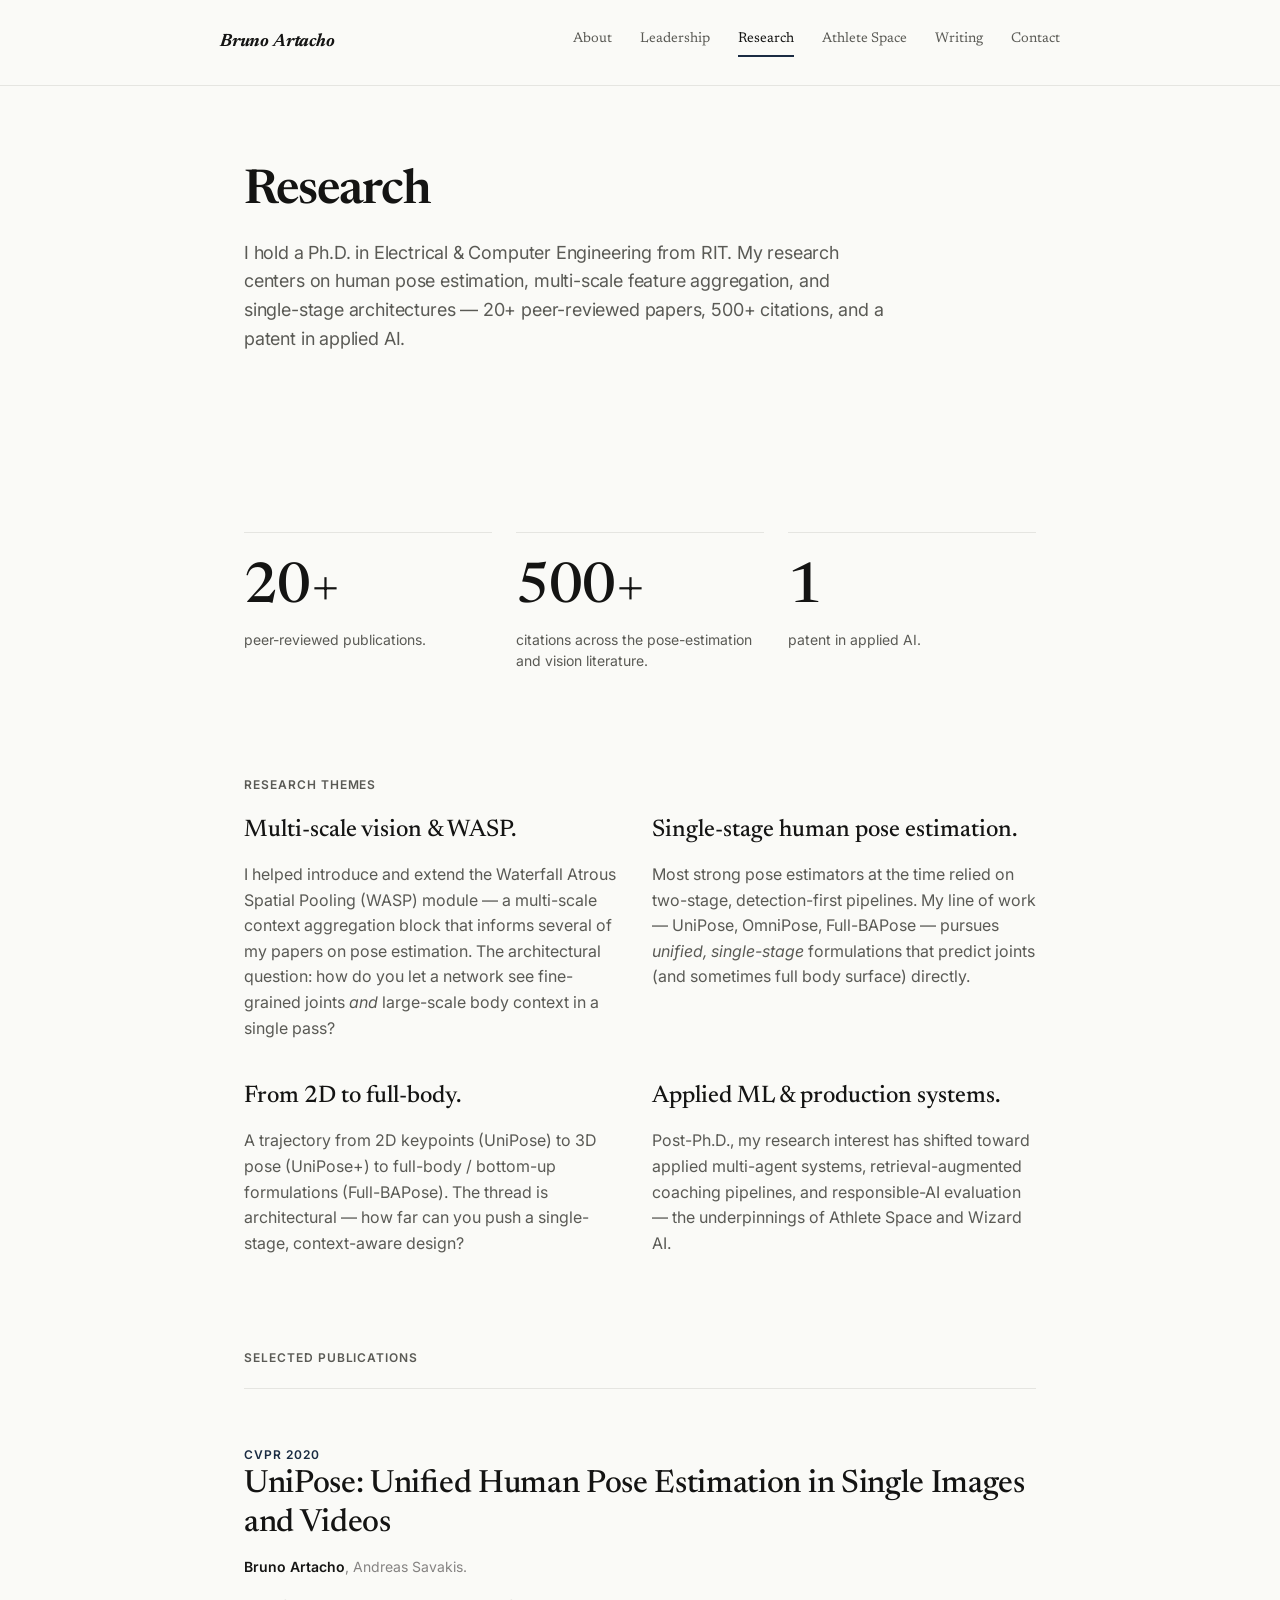
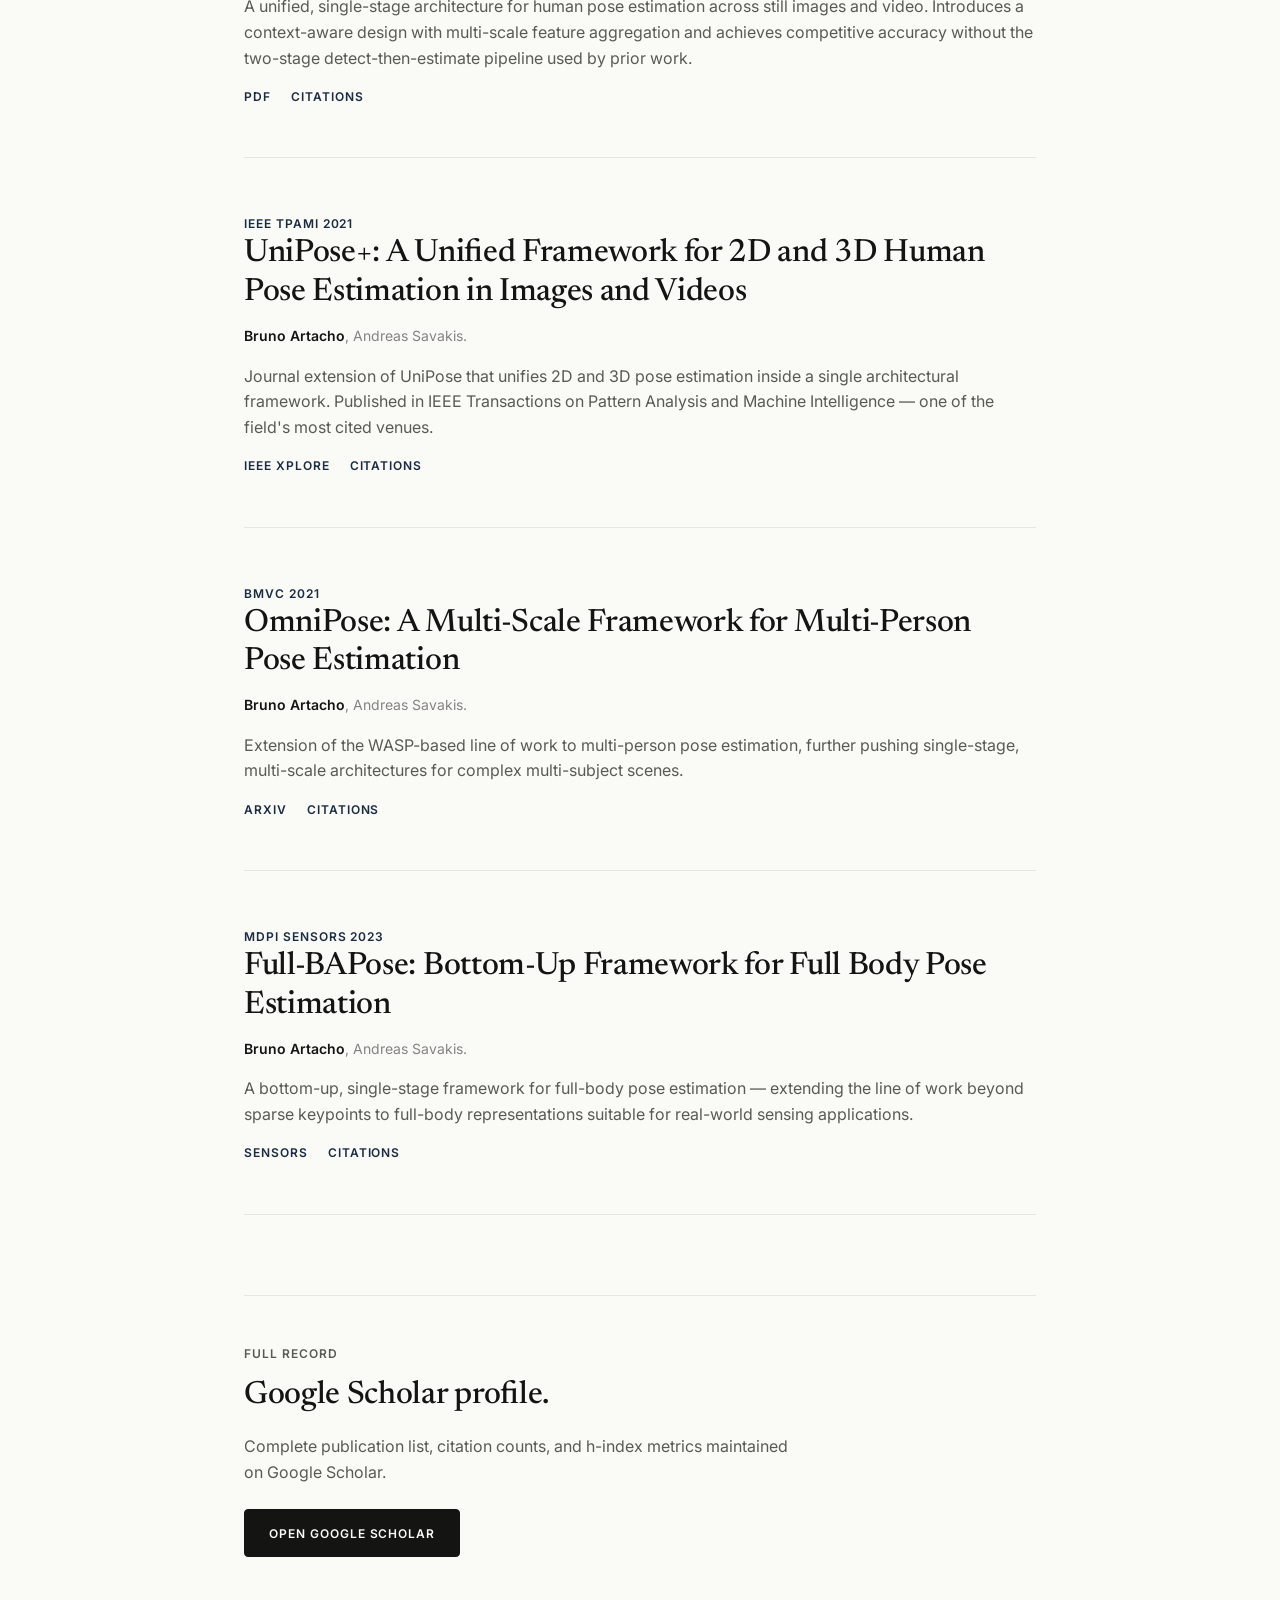
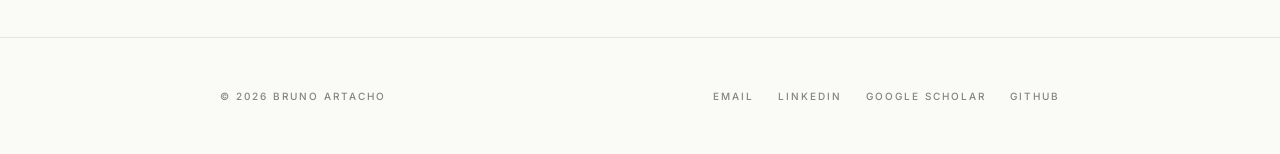
<file: research.html>
<!DOCTYPE html>
<html lang="en">
<head>
  <meta charset="UTF-8">
  <meta name="viewport" content="width=device-width, initial-scale=1">
  <title>Research — Bruno Artacho</title>
  <meta name="description" content="Peer-reviewed research by Bruno Artacho on human pose estimation and multi-scale vision — UniPose (CVPR 2020), UniPose+ (IEEE TPAMI), OmniPose, Full-BAPose (MDPI Sensors 2023).">
  <link rel="canonical" href="https://brunoartacho.com/research.html">
  <link rel="preconnect" href="https://fonts.googleapis.com">
  <link rel="preconnect" href="https://fonts.gstatic.com" crossorigin>
  <link rel="stylesheet" href="https://fonts.googleapis.com/css2?family=Inter:wght@400;500;600&family=Newsreader:ital,opsz,wght@0,6..72,400;0,6..72,500;0,6..72,600;1,6..72,500&family=Material+Symbols+Outlined:opsz,wght,FILL,GRAD@24,400,0,0&display=swap">
  <link rel="stylesheet" href="/assets/css/site.css">
  <link rel="icon" type="image/svg+xml" href="/favicon.svg">
  <link rel="alternate icon" type="image/x-icon" href="/favicon.ico">
  <link rel="apple-touch-icon" href="/apple-touch-icon.png">
</head>
<body>

  <header class="nav">
    <div class="container nav-inner">
      <a class="nav-brand" href="/">Bruno Artacho</a>
      <nav class="nav-links" aria-label="Primary">
        <a href="/about.html">About</a>
        <a href="/leadership.html">Leadership</a>
        <a href="/research.html" class="is-active">Research</a>
        <a href="/athletespace.html">Athlete Space</a>
        <a href="/writing.html">Writing</a>
        <a href="/contact.html">Contact</a>
      </nav>
      <button class="nav-toggle" aria-label="Menu" aria-expanded="false">
        <span class="material-symbols-outlined">menu</span>
      </button>
    </div>
  </header>

  <main class="container">

    <!-- HERO -->
    <section class="hero">
      <h1 class="headline-xl mb-20">Research</h1>
      <p class="body-lg lede">
        I hold a Ph.D. in Electrical &amp; Computer Engineering from RIT. My research centers on human pose estimation, multi-scale feature aggregation, and single-stage architectures — 20+ peer-reviewed papers, 500+ citations, and a patent in applied AI.
      </p>
    </section>

    <!-- METRICS -->
    <section class="section">
      <div class="metrics">
        <div class="metric">
          <div class="metric__num">20+</div>
          <div class="metric__label">peer-reviewed publications.</div>
        </div>
        <div class="metric">
          <div class="metric__num">500+</div>
          <div class="metric__label">citations across the pose-estimation and vision literature.</div>
        </div>
        <div class="metric">
          <div class="metric__num">1</div>
          <div class="metric__label">patent in applied AI.</div>
        </div>
      </div>
    </section>

    <!-- RESEARCH THEMES -->
    <section class="section">
      <p class="label-caps muted mb-24">Research themes</p>
      <div class="grid-2">

        <div>
          <h3 class="headline-md mb-12">Multi-scale vision &amp; WASP.</h3>
          <p class="body-md muted">
            I helped introduce and extend the Waterfall Atrous Spatial Pooling (WASP) module — a multi-scale context aggregation block that informs several of my papers on pose estimation. The architectural question: how do you let a network see fine-grained joints <em>and</em> large-scale body context in a single pass?
          </p>
        </div>

        <div>
          <h3 class="headline-md mb-12">Single-stage human pose estimation.</h3>
          <p class="body-md muted">
            Most strong pose estimators at the time relied on two-stage, detection-first pipelines. My line of work — UniPose, OmniPose, Full-BAPose — pursues <em>unified, single-stage</em> formulations that predict joints (and sometimes full body surface) directly.
          </p>
        </div>

        <div>
          <h3 class="headline-md mb-12">From 2D to full-body.</h3>
          <p class="body-md muted">
            A trajectory from 2D keypoints (UniPose) to 3D pose (UniPose+) to full-body / bottom-up formulations (Full-BAPose). The thread is architectural — how far can you push a single-stage, context-aware design?
          </p>
        </div>

        <div>
          <h3 class="headline-md mb-12">Applied ML &amp; production systems.</h3>
          <p class="body-md muted">
            Post-Ph.D., my research interest has shifted toward applied multi-agent systems, retrieval-augmented coaching pipelines, and responsible-AI evaluation — the underpinnings of Athlete Space and Wizard AI.
          </p>
        </div>

      </div>
    </section>

    <!-- PUBLICATIONS -->
    <section class="section">
      <p class="label-caps muted mb-24">Selected publications</p>

      <!-- UniPose -->
      <div class="paper">
        <div>
          <p class="label-caps paper__venue">CVPR 2020</p>
          <h3 class="headline-lg paper__title">UniPose: Unified Human Pose Estimation in Single Images and Videos</h3>
          <p class="paper__authors"><strong>Bruno Artacho</strong>, Andreas Savakis.</p>
          <p class="body-md paper__abstract">
            A unified, single-stage architecture for human pose estimation across still images and video. Introduces a context-aware design with multi-scale feature aggregation and achieves competitive accuracy without the two-stage detect-then-estimate pipeline used by prior work.
          </p>
          <div class="paper__links">
            <a href="https://openaccess.thecvf.com/content_CVPR_2020/papers/Artacho_UniPose_Unified_Human_Pose_Estimation_in_Single_Images_and_Videos_CVPR_2020_paper.pdf" rel="noopener" target="_blank">PDF</a>
            <a href="https://scholar.google.com/scholar?cluster=6728017867906612624" rel="noopener" target="_blank">Citations</a>
          </div>
        </div>
      </div>

      <!-- UniPose+ -->
      <div class="paper">
        <div>
          <p class="label-caps paper__venue">IEEE TPAMI 2021</p>
          <h3 class="headline-lg paper__title">UniPose+: A Unified Framework for 2D and 3D Human Pose Estimation in Images and Videos</h3>
          <p class="paper__authors"><strong>Bruno Artacho</strong>, Andreas Savakis.</p>
          <p class="body-md paper__abstract">
            Journal extension of UniPose that unifies 2D and 3D pose estimation inside a single architectural framework. Published in IEEE Transactions on Pattern Analysis and Machine Intelligence — one of the field's most cited venues.
          </p>
          <div class="paper__links">
            <a href="https://ieeexplore.ieee.org/document/9523954" rel="noopener" target="_blank">IEEE Xplore</a>
            <a href="https://scholar.google.com/citations?user=PGlJ40EAAAAJ" rel="noopener" target="_blank">Citations</a>
          </div>
        </div>
      </div>

      <!-- OmniPose -->
      <div class="paper">
        <div>
          <p class="label-caps paper__venue">BMVC 2021</p>
          <h3 class="headline-lg paper__title">OmniPose: A Multi-Scale Framework for Multi-Person Pose Estimation</h3>
          <p class="paper__authors"><strong>Bruno Artacho</strong>, Andreas Savakis.</p>
          <p class="body-md paper__abstract">
            Extension of the WASP-based line of work to multi-person pose estimation, further pushing single-stage, multi-scale architectures for complex multi-subject scenes.
          </p>
          <div class="paper__links">
            <a href="https://arxiv.org/abs/2103.10180" rel="noopener" target="_blank">arXiv</a>
            <a href="https://scholar.google.com/citations?user=PGlJ40EAAAAJ" rel="noopener" target="_blank">Citations</a>
          </div>
        </div>
      </div>

      <!-- Full-BAPose -->
      <div class="paper">
        <div>
          <p class="label-caps paper__venue">MDPI Sensors 2023</p>
          <h3 class="headline-lg paper__title">Full-BAPose: Bottom-Up Framework for Full Body Pose Estimation</h3>
          <p class="paper__authors"><strong>Bruno Artacho</strong>, Andreas Savakis.</p>
          <p class="body-md paper__abstract">
            A bottom-up, single-stage framework for full-body pose estimation — extending the line of work beyond sparse keypoints to full-body representations suitable for real-world sensing applications.
          </p>
          <div class="paper__links">
            <a href="https://www.mdpi.com/1424-8220/23/7/3725" rel="noopener" target="_blank">Sensors</a>
            <a href="https://scholar.google.com/citations?user=PGlJ40EAAAAJ" rel="noopener" target="_blank">Citations</a>
          </div>
        </div>
      </div>

    </section>

    <!-- CITATIONS CTA -->
    <section class="section">
      <div style="border-top: 1px solid var(--rule); padding-top: 40px;">
        <p class="label-caps muted mb-16">Full record</p>
        <h2 class="headline-lg mb-20">Google Scholar profile.</h2>
        <p class="body-md muted mb-24" style="max-width: 560px;">
          Complete publication list, citation counts, and h-index metrics maintained on Google Scholar.
        </p>
        <a class="btn btn--primary" href="https://scholar.google.com/citations?user=PGlJ40EAAAAJ" rel="noopener" target="_blank">Open Google Scholar</a>
      </div>
    </section>

  </main>

  <footer class="footer">
    <div class="container footer-inner">
      <p>© 2026 Bruno Artacho</p>
      <div class="footer-links">
        <a href="mailto:artachobruno@gmail.com">Email</a>
        <a href="https://www.linkedin.com/in/artachobruno/" rel="noopener" target="_blank">LinkedIn</a>
        <a href="https://scholar.google.com/citations?user=PGlJ40EAAAAJ" rel="noopener" target="_blank">Google Scholar</a>
        <a href="https://github.com/BrunoArtacho" rel="noopener" target="_blank">GitHub</a>
      </div>
    </div>
  </footer>

  <script src="/assets/js/nav.js" defer></script>
</body>
</html>
</file>
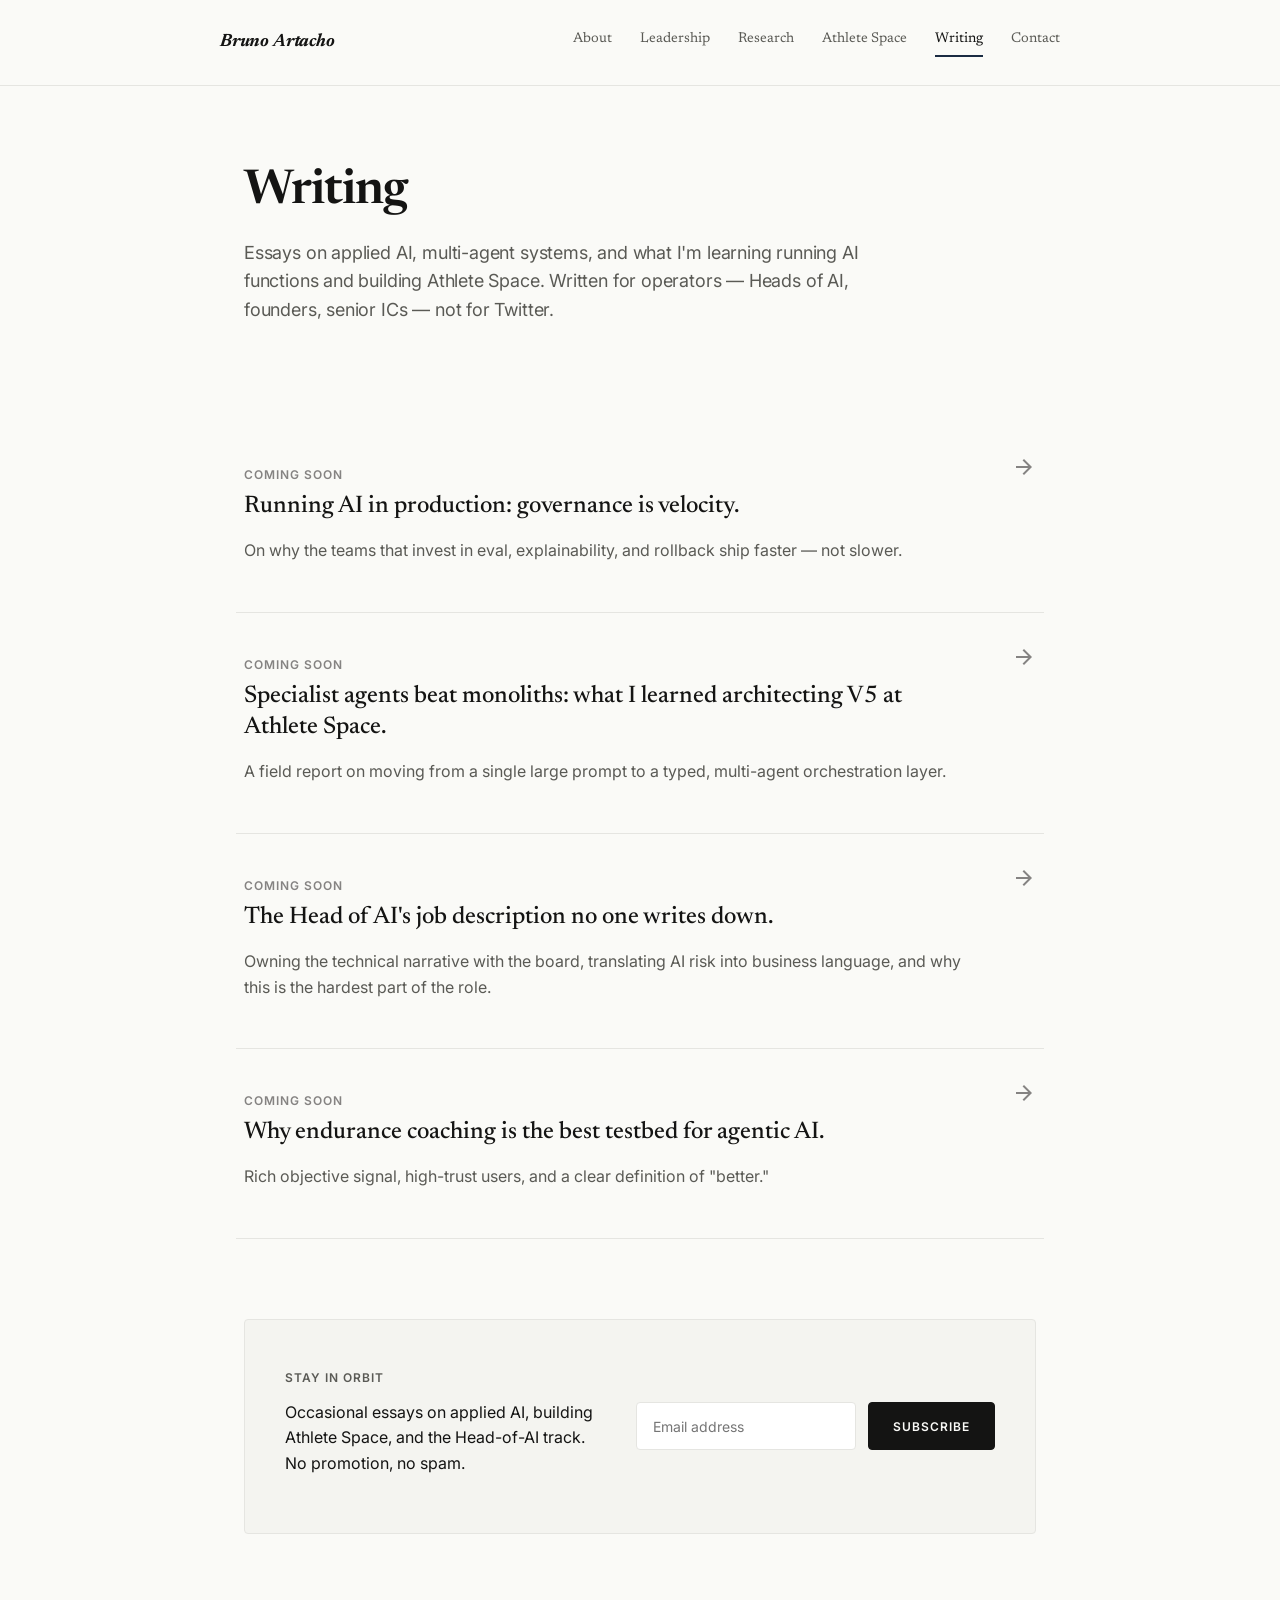
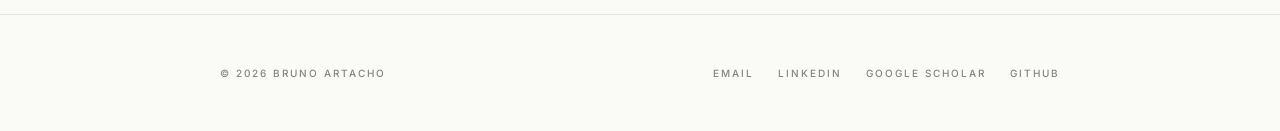
<file: writing.html>
<!DOCTYPE html>
<html lang="en">
<head>
  <meta charset="UTF-8">
  <meta name="viewport" content="width=device-width, initial-scale=1">
  <title>Writing — Bruno Artacho</title>
  <meta name="description" content="Essays on applied AI, multi-agent systems, and what I'm learning running AI functions and building Athlete Space. Written for operators — Heads of AI, founders, senior ICs.">
  <link rel="canonical" href="https://brunoartacho.com/writing.html">
  <link rel="preconnect" href="https://fonts.googleapis.com">
  <link rel="preconnect" href="https://fonts.gstatic.com" crossorigin>
  <link rel="stylesheet" href="https://fonts.googleapis.com/css2?family=Inter:wght@400;500;600&family=Newsreader:ital,opsz,wght@0,6..72,400;0,6..72,500;0,6..72,600;1,6..72,500&family=Material+Symbols+Outlined:opsz,wght,FILL,GRAD@24,400,0,0&display=swap">
  <link rel="stylesheet" href="/assets/css/site.css">
  <link rel="icon" type="image/svg+xml" href="/favicon.svg">
  <link rel="alternate icon" type="image/x-icon" href="/favicon.ico">
  <link rel="apple-touch-icon" href="/apple-touch-icon.png">
</head>
<body>

  <header class="nav">
    <div class="container nav-inner">
      <a class="nav-brand" href="/">Bruno Artacho</a>
      <nav class="nav-links" aria-label="Primary">
        <a href="/about.html">About</a>
        <a href="/leadership.html">Leadership</a>
        <a href="/research.html">Research</a>
        <a href="/athletespace.html">Athlete Space</a>
        <a href="/writing.html" class="is-active">Writing</a>
        <a href="/contact.html">Contact</a>
      </nav>
      <button class="nav-toggle" aria-label="Menu" aria-expanded="false">
        <span class="material-symbols-outlined">menu</span>
      </button>
    </div>
  </header>

  <main class="container">

    <!-- HERO -->
    <section class="hero">
      <h1 class="headline-xl mb-20">Writing</h1>
      <p class="body-lg lede">
        Essays on applied AI, multi-agent systems, and what I'm learning running AI functions and building Athlete Space. Written for operators — Heads of AI, founders, senior ICs — not for Twitter.
      </p>
    </section>

    <!-- ESSAY LIST -->
    <section>

      <article class="essay-row">
        <div style="flex: 1;">
          <div class="essay-row__meta label-caps">
            <span>Coming soon</span>
          </div>
          <h2 class="headline-md mb-8">Running AI in production: governance is velocity.</h2>
          <p class="body-md muted">On why the teams that invest in eval, explainability, and rollback ship faster — not slower.</p>
        </div>
        <span class="material-symbols-outlined essay-row__arrow">arrow_forward</span>
      </article>

      <article class="essay-row">
        <div style="flex: 1;">
          <div class="essay-row__meta label-caps">
            <span>Coming soon</span>
          </div>
          <h2 class="headline-md mb-8">Specialist agents beat monoliths: what I learned architecting V5 at Athlete Space.</h2>
          <p class="body-md muted">A field report on moving from a single large prompt to a typed, multi-agent orchestration layer.</p>
        </div>
        <span class="material-symbols-outlined essay-row__arrow">arrow_forward</span>
      </article>

      <article class="essay-row">
        <div style="flex: 1;">
          <div class="essay-row__meta label-caps">
            <span>Coming soon</span>
          </div>
          <h2 class="headline-md mb-8">The Head of AI's job description no one writes down.</h2>
          <p class="body-md muted">Owning the technical narrative with the board, translating AI risk into business language, and why this is the hardest part of the role.</p>
        </div>
        <span class="material-symbols-outlined essay-row__arrow">arrow_forward</span>
      </article>

      <article class="essay-row">
        <div style="flex: 1;">
          <div class="essay-row__meta label-caps">
            <span>Coming soon</span>
          </div>
          <h2 class="headline-md mb-8">Why endurance coaching is the best testbed for agentic AI.</h2>
          <p class="body-md muted">Rich objective signal, high-trust users, and a clear definition of "better."</p>
        </div>
        <span class="material-symbols-outlined essay-row__arrow">arrow_forward</span>
      </article>

    </section>

    <!-- NEWSLETTER -->
    <section class="section">
      <div style="background: var(--surface-low); border: 1px solid var(--rule); padding: 40px; border-radius: var(--r-md); display: flex; gap: 32px; align-items: center; flex-wrap: wrap;">
        <div style="flex: 1; min-width: 280px;">
          <p class="label-caps muted mb-8">Stay in orbit</p>
          <p class="body-md">Occasional essays on applied AI, building Athlete Space, and the Head-of-AI track. No promotion, no spam.</p>
        </div>
        <form class="flex gap-12 flex-wrap" onsubmit="event.preventDefault(); window.location='mailto:artachobruno@gmail.com?subject=Subscribe%20to%20writing&body='+encodeURIComponent(this.email.value);">
          <input name="email" type="email" required placeholder="Email address" aria-label="Email address"
                 style="height: 48px; padding: 0 16px; border: 1px solid var(--rule); background: #fff; border-radius: var(--r-md); font-family: inherit; font-size: 14px; width: 220px;">
          <button class="btn btn--primary" type="submit">Subscribe</button>
        </form>
      </div>
    </section>

  </main>

  <footer class="footer">
    <div class="container footer-inner">
      <p>© 2026 Bruno Artacho</p>
      <div class="footer-links">
        <a href="mailto:artachobruno@gmail.com">Email</a>
        <a href="https://www.linkedin.com/in/artachobruno/" rel="noopener" target="_blank">LinkedIn</a>
        <a href="https://scholar.google.com/citations?user=PGlJ40EAAAAJ" rel="noopener" target="_blank">Google Scholar</a>
        <a href="https://github.com/BrunoArtacho" rel="noopener" target="_blank">GitHub</a>
      </div>
    </div>
  </footer>

  <script src="/assets/js/nav.js" defer></script>
</body>
</html>
</file>
<file: assets/css/site.css>
/* ============================================================
   brunoartacho.com — Executive Technical Brand
   Design system: Sophisticated Minimalism
   Pillars: Technical Authority · Editorial Precision
   ============================================================ */

/* ---------- Design Tokens ---------- */
:root {
  /* Surface / foreground */
  --bg:                 #FAFAF7;  /* off-white canvas */
  --text:               #141413;  /* near-black (warmed very slightly) */
  --text-muted:         #5A5A55;  /* secondary copy */
  --text-faint:         #858382;  /* metadata / captions */
  --rule:               #E5E5E1;  /* hairlines / borders */
  --surface-low:        #F4F4F0;  /* subtle fill (hover, input) */
  --surface-high:       #EEEEEA;
  --inverse:            #1A1C1A;  /* dark closing bands */
  --inverse-text:       #FAFAF7;

  /* Accent */
  --accent:             #1A2B42;  /* midnight blue */
  --accent-rule:        rgba(26, 43, 66, 0.12);

  /* Semantic */
  --link:               var(--text);
  --link-hover:         var(--accent);

  /* Layout */
  --container:          840px;
  --gutter:             24px;
  --section-gap:        80px;
  --component-gap:      24px;

  /* Radii */
  --r-sm:   2px;
  --r-md:   4px;
  --r-lg:   8px;

  /* Type */
  --ff-serif: "Newsreader", Georgia, "Times New Roman", serif;
  --ff-sans:  "Inter", -apple-system, BlinkMacSystemFont, "Helvetica Neue", Arial, sans-serif;
}

/* ---------- Reset / Base ---------- */
*, *::before, *::after { box-sizing: border-box; }
html { -webkit-text-size-adjust: 100%; scroll-behavior: smooth; }
body {
  margin: 0;
  background: var(--bg);
  color: var(--text);
  font-family: var(--ff-sans);
  font-size: 16px;
  line-height: 1.6;
  -webkit-font-smoothing: antialiased;
  -moz-osx-font-smoothing: grayscale;
  font-feature-settings: "kern" 1, "liga" 1;
}
img, svg { max-width: 100%; display: block; }
a { color: var(--link); text-decoration: none; transition: color 160ms ease; }
a:hover { color: var(--link-hover); }
ul, ol { padding-left: 20px; margin: 0 0 1em; }
li { margin-bottom: 6px; }
hr { border: 0; border-top: 1px solid var(--rule); margin: 40px 0; }
button { font-family: inherit; cursor: pointer; }

/* ---------- Typography ---------- */
.headline-xl {
  font-family: var(--ff-serif);
  font-size: 48px;
  font-weight: 600;
  line-height: 1.1;
  letter-spacing: -0.02em;
  margin: 0;
}
.headline-lg {
  font-family: var(--ff-serif);
  font-size: 32px;
  font-weight: 500;
  line-height: 1.2;
  letter-spacing: -0.01em;
  margin: 0;
}
.headline-md {
  font-family: var(--ff-serif);
  font-size: 24px;
  font-weight: 500;
  line-height: 1.3;
  margin: 0;
}
.body-lg {
  font-size: 18px;
  line-height: 1.6;
  letter-spacing: -0.01em;
  font-weight: 400;
}
.body-md {
  font-size: 16px;
  line-height: 1.6;
  font-weight: 400;
}
.body-sm {
  font-size: 14px;
  line-height: 1.6;
  font-weight: 400;
}
.label-caps {
  font-size: 12px;
  line-height: 1;
  font-weight: 600;
  letter-spacing: 0.08em;
  text-transform: uppercase;
}
.label-caps-sm {
  font-size: 10px;
  line-height: 1;
  font-weight: 600;
  letter-spacing: 0.2em;
  text-transform: uppercase;
}
.italic-serif { font-family: var(--ff-serif); font-style: italic; }

.muted      { color: var(--text-muted); }
.faint      { color: var(--text-faint); }
.accent     { color: var(--accent); }

/* Selection */
::selection { background: #D4E3FF; color: var(--text); }

/* ---------- Layout primitives ---------- */
.container {
  max-width: var(--container);
  margin: 0 auto;
  padding: 0 var(--gutter);
  width: 100%;
}
.section {
  margin-top: var(--section-gap);
  margin-bottom: var(--section-gap);
}
.section-top { margin-top: var(--section-gap); }
.section-bot { margin-bottom: var(--section-gap); }

/* ---------- Navigation ---------- */
.nav {
  position: sticky;
  top: 0;
  z-index: 50;
  background: var(--bg);
  border-bottom: 1px solid var(--rule);
}
.nav-inner {
  display: flex;
  align-items: center;
  justify-content: space-between;
  padding: 28px 0;
}
.nav-brand {
  font-family: var(--ff-serif);
  font-style: italic;
  font-weight: 700;
  font-size: 18px;
  color: var(--text);
  letter-spacing: -0.01em;
}
.nav-links {
  display: flex;
  gap: 28px;
  align-items: center;
}
.nav-links a {
  font-family: var(--ff-serif);
  font-size: 14px;
  color: var(--text-muted);
  padding-bottom: 4px;
  border-bottom: 2px solid transparent;
  transition: color 160ms ease, border-color 160ms ease;
}
.nav-links a:hover { color: var(--text); }
.nav-links a.is-active {
  color: var(--text);
  border-bottom-color: var(--accent);
}
.nav-toggle {
  display: none;
  background: transparent;
  border: 0;
  padding: 4px;
  color: var(--text);
}
@media (max-width: 760px) {
  .nav-links { display: none; }
  .nav-links.open {
    display: flex;
    position: absolute;
    top: 100%;
    left: 0;
    right: 0;
    flex-direction: column;
    gap: 0;
    background: var(--bg);
    padding: 8px 24px 24px;
    border-bottom: 1px solid var(--rule);
  }
  .nav-links.open a {
    padding: 14px 0;
    border-bottom: 1px solid var(--rule);
    width: 100%;
  }
  .nav-links.open a.is-active { border-bottom-color: var(--accent); }
  .nav-toggle { display: inline-flex; }
}

/* ---------- Page hero ---------- */
.hero {
  padding-top: 80px;
  padding-bottom: var(--section-gap);
}
.hero h1 { margin-bottom: 20px; }
.hero .lede {
  max-width: 640px;
  color: var(--text-muted);
}

/* ---------- Home hero split ---------- */
.home-hero {
  padding-top: 96px;
  padding-bottom: 96px;
  display: grid;
  grid-template-columns: 1fr 360px;
  gap: 64px;
  align-items: center;
}
@media (max-width: 760px) {
  .home-hero {
    grid-template-columns: 1fr;
    padding-top: 56px;
    padding-bottom: 48px;
    gap: 40px;
  }
}
.home-hero__eyebrow {
  color: var(--accent);
  margin-bottom: 20px;
}
.home-hero__headline {
  font-size: 56px;
  line-height: 1.05;
  letter-spacing: -0.02em;
}
@media (max-width: 760px) { .home-hero__headline { font-size: 40px; } }
.home-hero__headline em {
  font-style: italic;
  font-weight: 500;
  color: var(--text-muted);
}
.home-hero__sub {
  margin-top: 24px;
  color: var(--text-muted);
  max-width: 520px;
}
.portrait {
  aspect-ratio: 4 / 5;
  width: 100%;
  max-width: 360px;
  background: var(--surface-low);
  border: 1px solid var(--rule);
  border-radius: var(--r-sm);
  object-fit: cover;
  object-position: center 20%;
}

/* ---------- Credential strip ---------- */
.credstrip {
  border-top: 1px solid var(--rule);
  border-bottom: 1px solid var(--rule);
  padding: 24px 0;
  display: flex;
  flex-wrap: wrap;
  gap: 32px 48px;
  justify-content: space-between;
  color: var(--text-muted);
}
.credstrip span { white-space: nowrap; }

/* ---------- Metric / stat blocks ---------- */
.metrics {
  display: grid;
  grid-template-columns: repeat(3, 1fr);
  gap: 24px;
}
@media (max-width: 760px) { .metrics { grid-template-columns: 1fr; } }
.metric {
  padding: 28px 0;
  border-top: 1px solid var(--rule);
}
.metric__num {
  font-family: var(--ff-serif);
  font-size: 56px;
  line-height: 1;
  letter-spacing: -0.02em;
  font-weight: 500;
  color: var(--text);
  margin-bottom: 12px;
}
.metric__label {
  color: var(--text-muted);
  font-size: 14px;
  line-height: 1.5;
}

/* ---------- Card ---------- */
.card {
  border: 1px solid var(--rule);
  background: #fff;
  padding: 32px;
  transition: background 160ms ease, border-color 160ms ease;
}
.card:hover {
  background: var(--surface-low);
  border-color: #D9D9D3;
}
.card__eyebrow {
  color: var(--accent);
  margin-bottom: 12px;
}
.card__title {
  margin-bottom: 8px;
}
.card__meta {
  color: var(--text-faint);
  margin-bottom: 16px;
}
.card__body { color: var(--text-muted); }
.card__footer {
  margin-top: 24px;
  padding-top: 16px;
  border-top: 1px solid var(--rule);
  display: flex;
  justify-content: space-between;
  align-items: center;
}

/* ---------- Grid helpers ---------- */
.grid-2 { display: grid; grid-template-columns: repeat(2, 1fr); gap: var(--component-gap); }
.grid-3 { display: grid; grid-template-columns: repeat(3, 1fr); gap: var(--component-gap); }
@media (max-width: 760px) {
  .grid-2, .grid-3 { grid-template-columns: 1fr; }
}

/* ---------- Buttons ---------- */
.btn {
  display: inline-flex;
  align-items: center;
  justify-content: center;
  gap: 8px;
  height: 48px;
  padding: 0 24px;
  font-size: 12px;
  font-weight: 600;
  letter-spacing: 0.08em;
  text-transform: uppercase;
  border-radius: var(--r-md);
  transition: opacity 160ms ease, background 160ms ease, color 160ms ease, border-color 160ms ease;
  white-space: nowrap;
}
.btn--primary {
  background: var(--text);
  color: var(--bg);
  border: 1px solid var(--text);
}
.btn--primary:hover { opacity: 0.9; color: var(--bg); }
.btn--ghost {
  background: transparent;
  color: var(--text);
  border: 1px solid var(--text);
}
.btn--ghost:hover { background: var(--text); color: var(--bg); }
.btn--accent {
  background: var(--accent);
  color: #fff;
  border: 1px solid var(--accent);
}
.btn--accent:hover { opacity: 0.92; color: #fff; }

/* ---------- Tags / pills ---------- */
.tag {
  display: inline-block;
  padding: 4px 10px;
  border-radius: var(--r-sm);
  font-size: 11px;
  font-weight: 500;
  letter-spacing: 0.04em;
  background: rgba(26, 43, 66, 0.06);
  color: var(--accent);
  border: 1px solid var(--accent-rule);
}
.chip-active {
  display: inline-block;
  padding: 4px 10px;
  border-radius: 999px;
  background: var(--accent);
  color: #fff;
  font-size: 10px;
  font-weight: 600;
  letter-spacing: 0.2em;
  text-transform: uppercase;
}

/* ---------- Dark closing band ---------- */
.band-dark {
  background: var(--inverse);
  color: var(--inverse-text);
  padding: 56px 0;
  margin-top: var(--section-gap);
}
.band-dark h2 {
  color: var(--inverse-text);
  margin-bottom: 16px;
}
.band-dark p { color: rgba(250, 250, 247, 0.78); }

/* ---------- Footer ---------- */
.footer {
  border-top: 1px solid var(--rule);
  margin-top: var(--section-gap);
}
.footer-inner {
  display: flex;
  flex-wrap: wrap;
  gap: 24px;
  align-items: center;
  justify-content: space-between;
  padding: 40px 0;
}
.footer-inner p,
.footer-inner a {
  font-size: 10px;
  font-weight: 500;
  letter-spacing: 0.2em;
  text-transform: uppercase;
  color: var(--text-faint);
}
.footer-links {
  display: flex;
  gap: 24px;
  flex-wrap: wrap;
}
.footer-links a:hover { color: var(--text); }

/* ---------- Experience / timeline rows ---------- */
.timeline-row {
  display: grid;
  grid-template-columns: 180px 1fr;
  gap: 40px;
  padding: 40px 0;
  border-top: 1px solid var(--rule);
}
.timeline-row:last-child { border-bottom: 1px solid var(--rule); }
@media (max-width: 760px) {
  .timeline-row { grid-template-columns: 1fr; gap: 12px; }
}
.timeline-row__meta {
  color: var(--text-faint);
  font-size: 12px;
  line-height: 1.5;
}
.timeline-row__meta .period {
  font-weight: 600;
  letter-spacing: 0.06em;
  color: var(--text);
  margin-bottom: 6px;
  display: block;
  text-transform: uppercase;
  font-size: 11px;
}

/* ---------- Essay list ---------- */
.essay-row {
  display: flex;
  justify-content: space-between;
  align-items: baseline;
  gap: 48px;
  padding: 32px 8px;
  margin: 0 -8px;
  border-bottom: 1px solid var(--rule);
  cursor: pointer;
  transition: background 160ms ease;
}
.essay-row:hover { background: var(--surface-low); }
.essay-row__meta {
  display: flex;
  align-items: center;
  gap: 12px;
  margin-bottom: 10px;
  color: var(--text-faint);
}
.essay-row__meta .dot {
  width: 4px; height: 4px;
  background: var(--text-faint);
  border-radius: 999px;
}
.essay-row__arrow {
  color: var(--text-faint);
  transition: color 160ms ease, transform 160ms ease;
}
.essay-row:hover .essay-row__arrow {
  color: var(--accent);
  transform: translateX(4px);
}
@media (max-width: 760px) {
  .essay-row { flex-direction: column; gap: 8px; }
  .essay-row__arrow { display: none; }
}

/* ---------- Research paper blocks ---------- */
.paper {
  padding: 48px 0;
  border-top: 1px solid var(--rule);
  display: grid;
  grid-template-columns: 1fr;
  gap: 24px;
}
.paper:last-child { border-bottom: 1px solid var(--rule); }
.paper__venue {
  color: var(--accent);
  margin-bottom: 4px;
}
.paper__title { margin-bottom: 8px; }
.paper__authors {
  color: var(--text-faint);
  font-size: 14px;
  margin-bottom: 16px;
}
.paper__authors strong { color: var(--text); font-weight: 600; }
.paper__abstract { color: var(--text-muted); margin-bottom: 16px; }
.paper__metrics {
  display: flex;
  gap: 32px;
  flex-wrap: wrap;
  margin-bottom: 20px;
  color: var(--text-faint);
  font-size: 13px;
}
.paper__metrics strong { color: var(--text); font-weight: 600; }
.paper__links { display: flex; gap: 20px; flex-wrap: wrap; }
.paper__links a {
  font-size: 12px;
  font-weight: 600;
  letter-spacing: 0.08em;
  text-transform: uppercase;
  color: var(--accent);
  border-bottom: 1px solid transparent;
  padding-bottom: 2px;
}
.paper__links a:hover { border-bottom-color: var(--accent); }

/* ---------- Product preview / AS ---------- */
.product-preview {
  background: var(--surface-low);
  border: 1px solid var(--rule);
  aspect-ratio: 4 / 3;
  display: flex;
  align-items: center;
  justify-content: center;
  color: var(--text-faint);
  font-size: 12px;
  letter-spacing: 0.1em;
  text-transform: uppercase;
  text-align: center;
  padding: 16px;
}

/* ---------- Contact intent cards ---------- */
.intent-card {
  border: 1px solid var(--rule);
  background: #fff;
  padding: 32px;
  display: flex;
  flex-direction: column;
  justify-content: space-between;
  min-height: 320px;
  transition: background 160ms ease;
}
.intent-card:hover { background: var(--surface-low); }
.intent-card__eyebrow { color: var(--accent); margin-bottom: 20px; }

/* ---------- Utility ---------- */
.mt-0 { margin-top: 0 !important; }
.mt-8 { margin-top: 8px; }
.mt-12 { margin-top: 12px; }
.mt-16 { margin-top: 16px; }
.mt-20 { margin-top: 20px; }
.mt-24 { margin-top: 24px; }
.mt-32 { margin-top: 32px; }
.mt-40 { margin-top: 40px; }
.mt-48 { margin-top: 48px; }
.mt-64 { margin-top: 64px; }
.mt-80 { margin-top: 80px; }
.mb-0 { margin-bottom: 0 !important; }
.mb-8 { margin-bottom: 8px; }
.mb-12 { margin-bottom: 12px; }
.mb-16 { margin-bottom: 16px; }
.mb-20 { margin-bottom: 20px; }
.mb-24 { margin-bottom: 24px; }
.mb-32 { margin-bottom: 32px; }
.mb-40 { margin-bottom: 40px; }
.mb-48 { margin-bottom: 48px; }
.mb-64 { margin-bottom: 64px; }
.mb-80 { margin-bottom: 80px; }
.text-center { text-align: center; }
.flex { display: flex; }
.items-center { align-items: center; }
.justify-between { justify-content: space-between; }
.gap-8 { gap: 8px; }
.gap-12 { gap: 12px; }
.gap-16 { gap: 16px; }
.gap-24 { gap: 24px; }
.gap-32 { gap: 32px; }
.max-640 { max-width: 640px; }
.flex-col { flex-direction: column; }
.flex-wrap { flex-wrap: wrap; }
.rule-top { border-top: 1px solid var(--rule); padding-top: 40px; }
</file>
